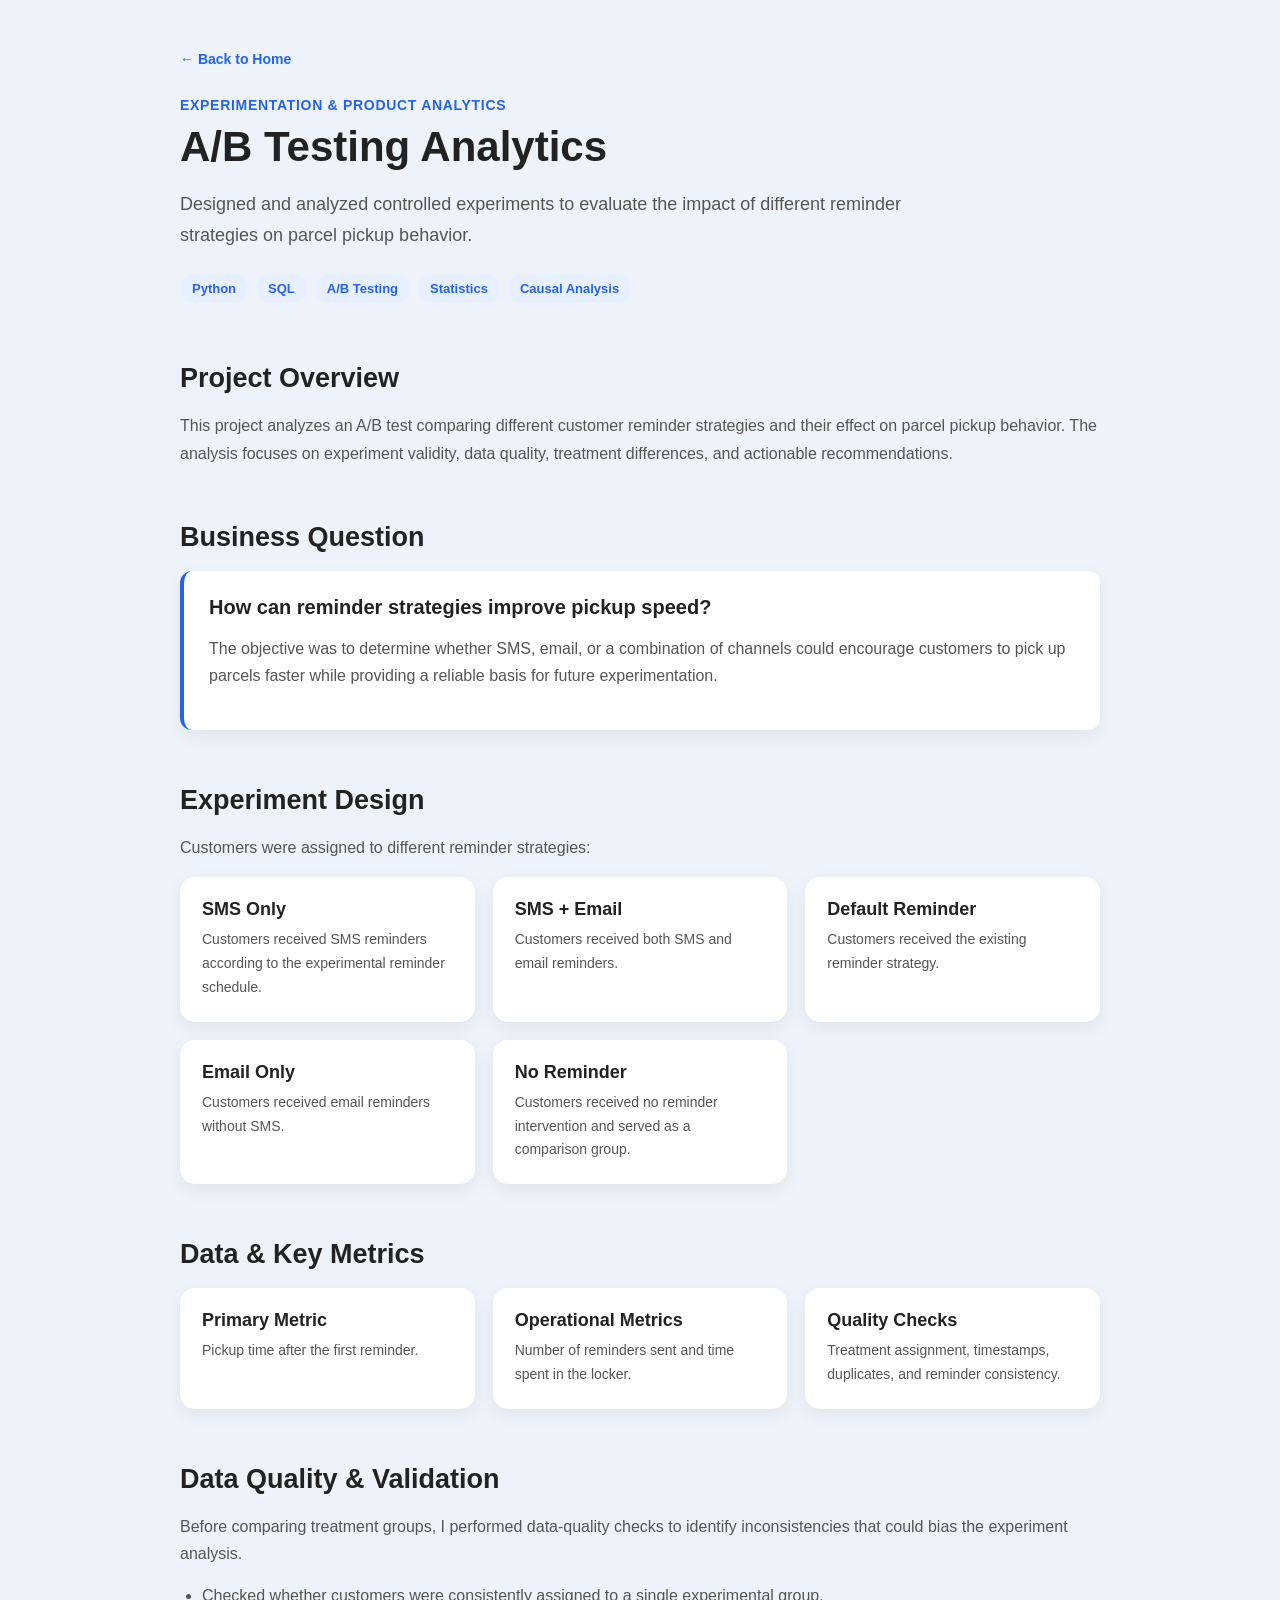
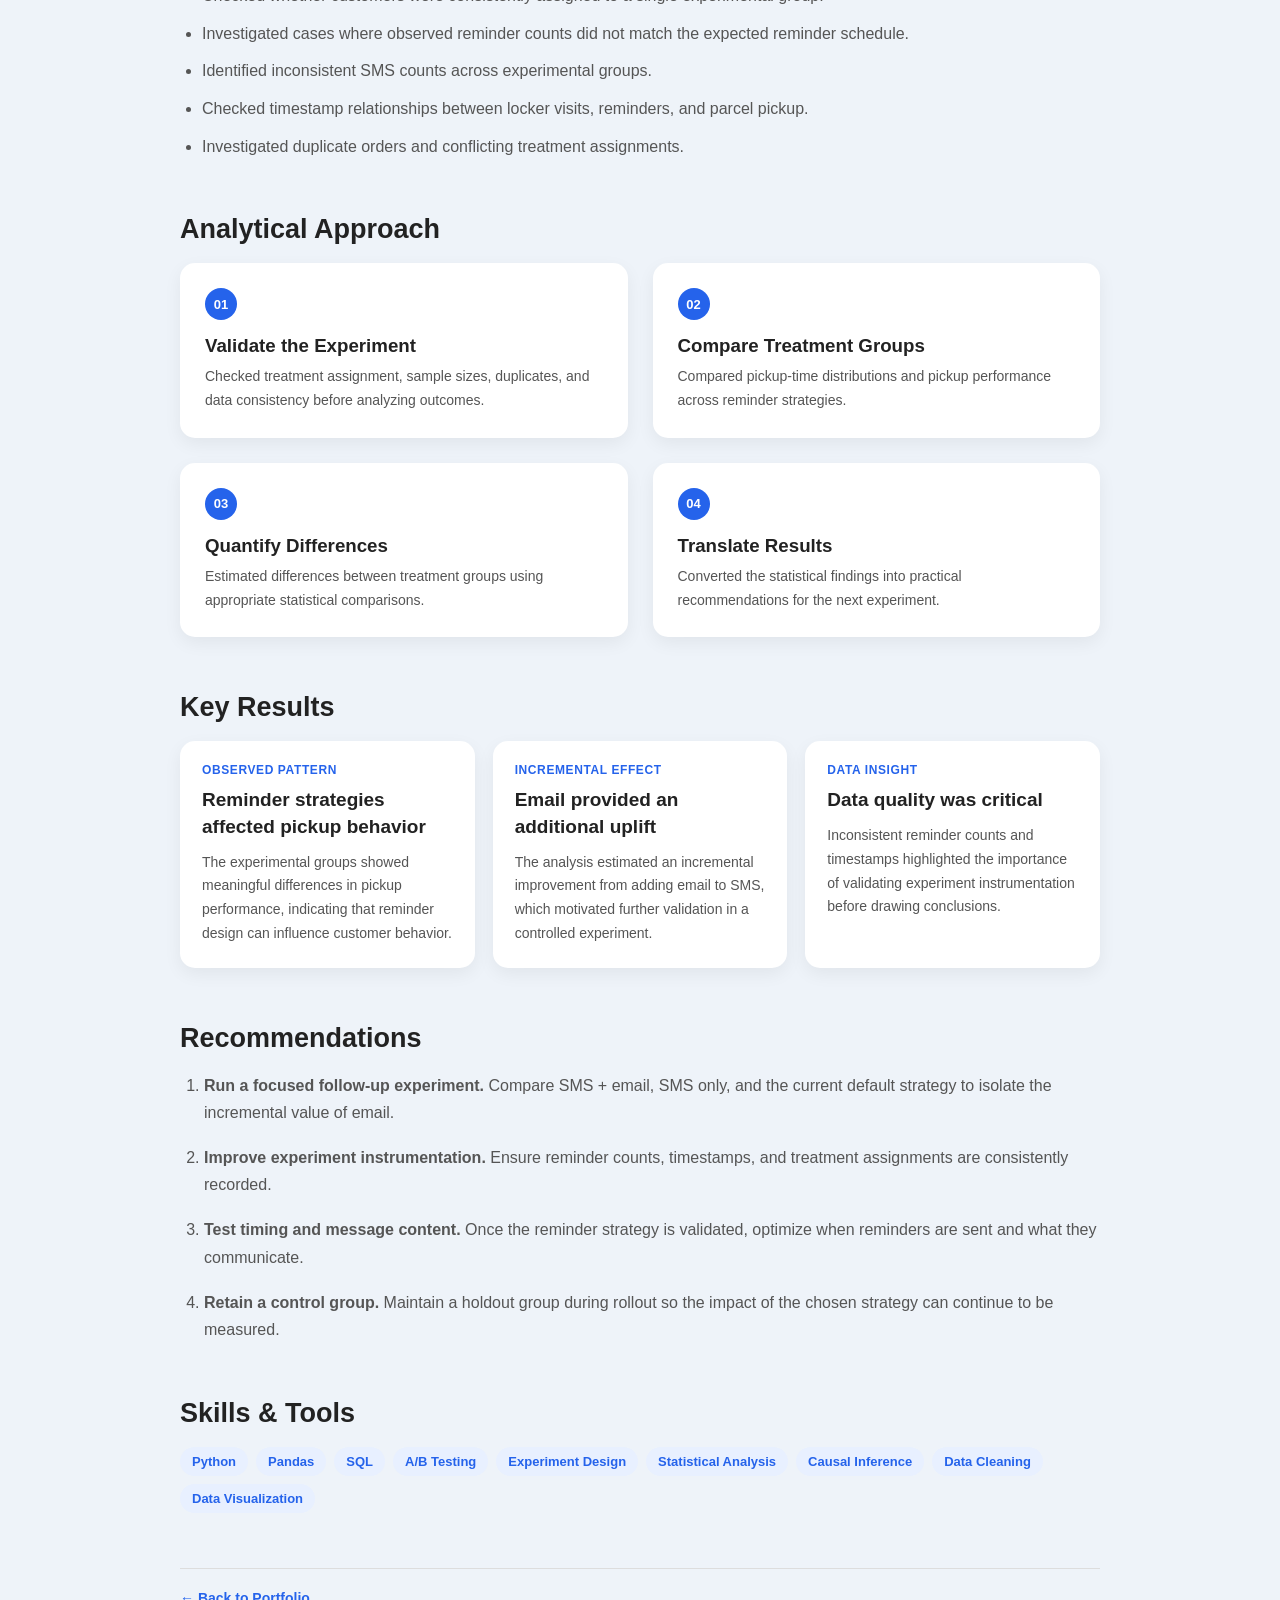
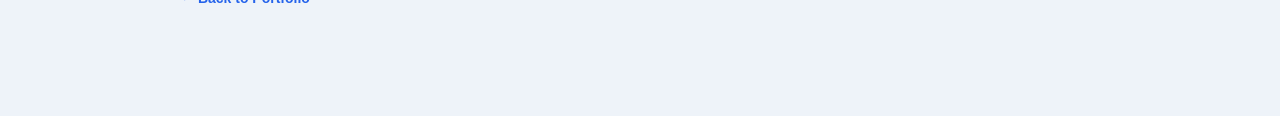
<file: projects/abtesting.html>
<!DOCTYPE html>
<html lang="en">

<head>
    <meta charset="UTF-8">
    <meta name="viewport" content="width=device-width, initial-scale=1.0">

    <title>A/B Testing Analytics | Shaomeng Sun</title>

    <link rel="stylesheet" href="../css/style.css">
</head>

<body>

    <main class="project-page">

        <!-- =========================
             Header
        ========================== -->

        <header class="project-header">

            <a href="../index.html" class="back-link">
                ← Back to Home
            </a>

            <p class="project-category">
                Experimentation & Product Analytics
            </p>

            <h1>A/B Testing Analytics</h1>

            <p class="project-summary">
                Designed and analyzed controlled experiments to evaluate the impact
                of different reminder strategies on parcel pickup behavior.
            </p>

            <div class="project-tags">
                <span>Python</span>
                <span>SQL</span>
                <span>A/B Testing</span>
                <span>Statistics</span>
                <span>Causal Analysis</span>
            </div>

        </header>


        <!-- =========================
             Project Overview
        ========================== -->

        <section class="project-section">

            <h2>Project Overview</h2>

            <p>
                This project analyzes an A/B test comparing different customer
                reminder strategies and their effect on parcel pickup behavior.
                The analysis focuses on experiment validity, data quality,
                treatment differences, and actionable recommendations.
            </p>

        </section>


        <!-- =========================
             Business Question
        ========================== -->

        <section class="project-section">

            <h2>Business Question</h2>

            <div class="highlight-box">

                <h3>How can reminder strategies improve pickup speed?</h3>

                <p>
                    The objective was to determine whether SMS, email, or a
                    combination of channels could encourage customers to pick up
                    parcels faster while providing a reliable basis for future
                    experimentation.
                </p>

            </div>

        </section>


        <!-- =========================
             Experiment Design
        ========================== -->

        <section class="project-section">

            <h2>Experiment Design</h2>

            <p>
                Customers were assigned to different reminder strategies:
            </p>

            <div class="experiment-grid">

                <article class="experiment-card">
                    <h3>SMS Only</h3>
                    <p>
                        Customers received SMS reminders according to the
                        experimental reminder schedule.
                    </p>
                </article>

                <article class="experiment-card">
                    <h3>SMS + Email</h3>
                    <p>
                        Customers received both SMS and email reminders.
                    </p>
                </article>

                <article class="experiment-card">
                    <h3>Default Reminder</h3>
                    <p>
                        Customers received the existing reminder strategy.
                    </p>
                </article>

                <article class="experiment-card">
                    <h3>Email Only</h3>
                    <p>
                        Customers received email reminders without SMS.
                    </p>
                </article>

                <article class="experiment-card">
                    <h3>No Reminder</h3>
                    <p>
                        Customers received no reminder intervention and served
                        as a comparison group.
                    </p>
                </article>

            </div>

        </section>


        <!-- =========================
             Data & Metrics
        ========================== -->

        <section class="project-section">

            <h2>Data & Key Metrics</h2>

            <div class="metrics-grid">

                <article class="metric-card">
                    <h3>Primary Metric</h3>
                    <p>
                        Pickup time after the first reminder.
                    </p>
                </article>

                <article class="metric-card">
                    <h3>Operational Metrics</h3>
                    <p>
                        Number of reminders sent and time spent in the locker.
                    </p>
                </article>

                <article class="metric-card">
                    <h3>Quality Checks</h3>
                    <p>
                        Treatment assignment, timestamps, duplicates,
                        and reminder consistency.
                    </p>
                </article>

            </div>

        </section>


        <!-- =========================
             Data Quality
        ========================== -->

        <section class="project-section">

            <h2>Data Quality & Validation</h2>

            <p>
                Before comparing treatment groups, I performed data-quality
                checks to identify inconsistencies that could bias the
                experiment analysis.
            </p>

            <ul class="analysis-list">

                <li>
                    Checked whether customers were consistently assigned to
                    a single experimental group.
                </li>

                <li>
                    Investigated cases where observed reminder counts did not
                    match the expected reminder schedule.
                </li>

                <li>
                    Identified inconsistent SMS counts across experimental
                    groups.
                </li>

                <li>
                    Checked timestamp relationships between locker visits,
                    reminders, and parcel pickup.
                </li>

                <li>
                    Investigated duplicate orders and conflicting treatment
                    assignments.
                </li>

            </ul>

        </section>


        <!-- =========================
             Methodology
        ========================== -->

        <section class="project-section">

            <h2>Analytical Approach</h2>

            <div class="methodology">

                <div>
                    <span class="step-number">01</span>

                    <h3>Validate the Experiment</h3>

                    <p>
                        Checked treatment assignment, sample sizes, duplicates,
                        and data consistency before analyzing outcomes.
                    </p>
                </div>

                <div>
                    <span class="step-number">02</span>

                    <h3>Compare Treatment Groups</h3>

                    <p>
                        Compared pickup-time distributions and pickup
                        performance across reminder strategies.
                    </p>
                </div>

                <div>
                    <span class="step-number">03</span>

                    <h3>Quantify Differences</h3>

                    <p>
                        Estimated differences between treatment groups using
                        appropriate statistical comparisons.
                    </p>
                </div>

                <div>
                    <span class="step-number">04</span>

                    <h3>Translate Results</h3>

                    <p>
                        Converted the statistical findings into practical
                        recommendations for the next experiment.
                    </p>
                </div>

            </div>

        </section>


        <!-- =========================
             Results
        ========================== -->

        <section class="project-section">

            <h2>Key Results</h2>

            <div class="results-grid">

                <article class="result-card">
                    <span class="result-label">
                        Observed Pattern
                    </span>

                    <h3>
                        Reminder strategies affected pickup behavior
                    </h3>

                    <p>
                        The experimental groups showed meaningful differences
                        in pickup performance, indicating that reminder design
                        can influence customer behavior.
                    </p>
                </article>


                <article class="result-card">
                    <span class="result-label">
                        Incremental Effect
                    </span>

                    <h3>
                        Email provided an additional uplift
                    </h3>

                    <p>
                        The analysis estimated an incremental improvement from
                        adding email to SMS, which motivated further validation
                        in a controlled experiment.
                    </p>
                </article>


                <article class="result-card">
                    <span class="result-label">
                        Data Insight
                    </span>

                    <h3>
                        Data quality was critical
                    </h3>

                    <p>
                        Inconsistent reminder counts and timestamps highlighted
                        the importance of validating experiment instrumentation
                        before drawing conclusions.
                    </p>
                </article>

            </div>

        </section>


        <!-- =========================
             Recommendations
        ========================== -->

        <section class="project-section">

            <h2>Recommendations</h2>

            <ol class="recommendation-list">

                <li>
                    <strong>Run a focused follow-up experiment.</strong>
                    Compare SMS + email, SMS only, and the current default
                    strategy to isolate the incremental value of email.
                </li>

                <li>
                    <strong>Improve experiment instrumentation.</strong>
                    Ensure reminder counts, timestamps, and treatment assignments
                    are consistently recorded.
                </li>

                <li>
                    <strong>Test timing and message content.</strong>
                    Once the reminder strategy is validated, optimize when
                    reminders are sent and what they communicate.
                </li>

                <li>
                    <strong>Retain a control group.</strong>
                    Maintain a holdout group during rollout so the impact of
                    the chosen strategy can continue to be measured.
                </li>

            </ol>

        </section>


        <!-- =========================
             Skills & Tools
        ========================== -->

        <section class="project-section">

            <h2>Skills & Tools</h2>

            <div class="project-tags">

                <span>Python</span>
                <span>Pandas</span>
                <span>SQL</span>
                <span>A/B Testing</span>
                <span>Experiment Design</span>
                <span>Statistical Analysis</span>
                <span>Causal Inference</span>
                <span>Data Cleaning</span>
                <span>Data Visualization</span>

            </div>

        </section>


        <!-- =========================
             Footer Navigation
        ========================== -->

        <footer class="project-footer">

            <a href="../index.html" class="back-link">
                ← Back to Portfolio
            </a>

        </footer>

    </main>

</body>

</html>
</file>
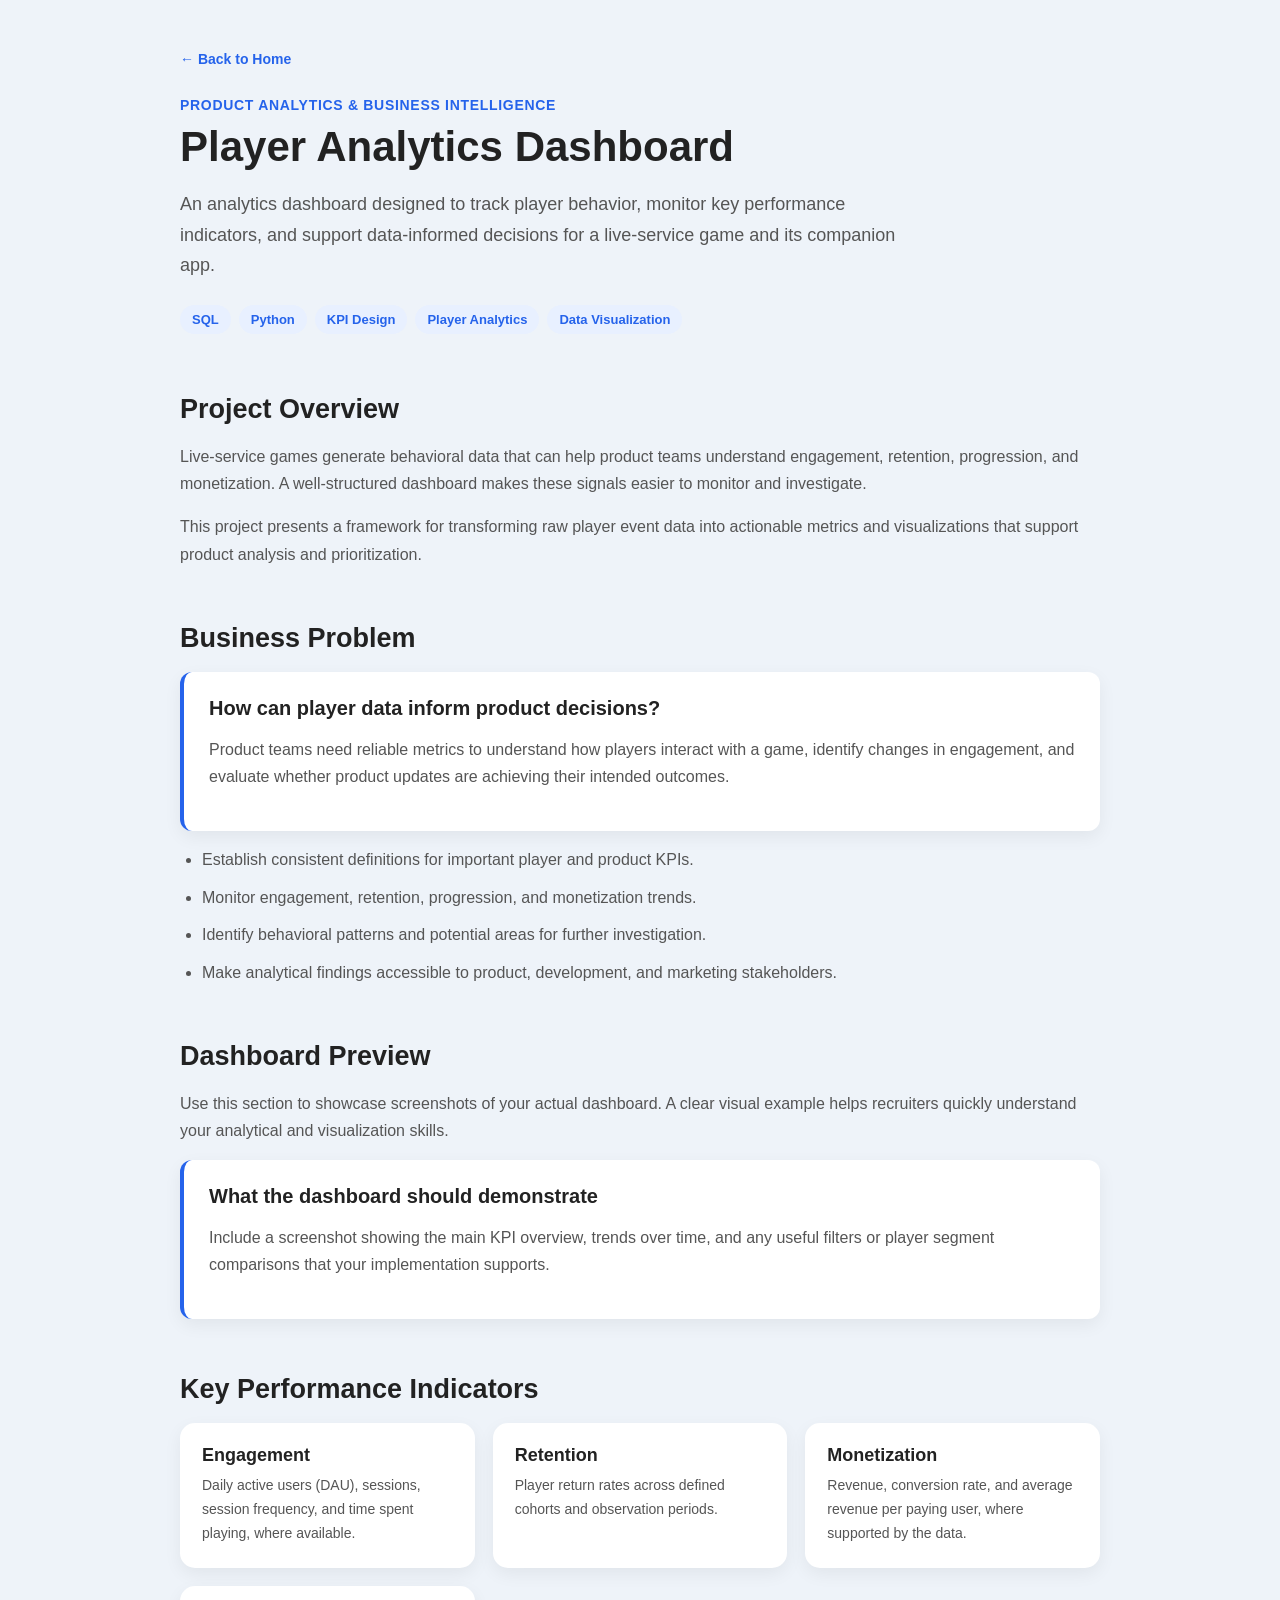
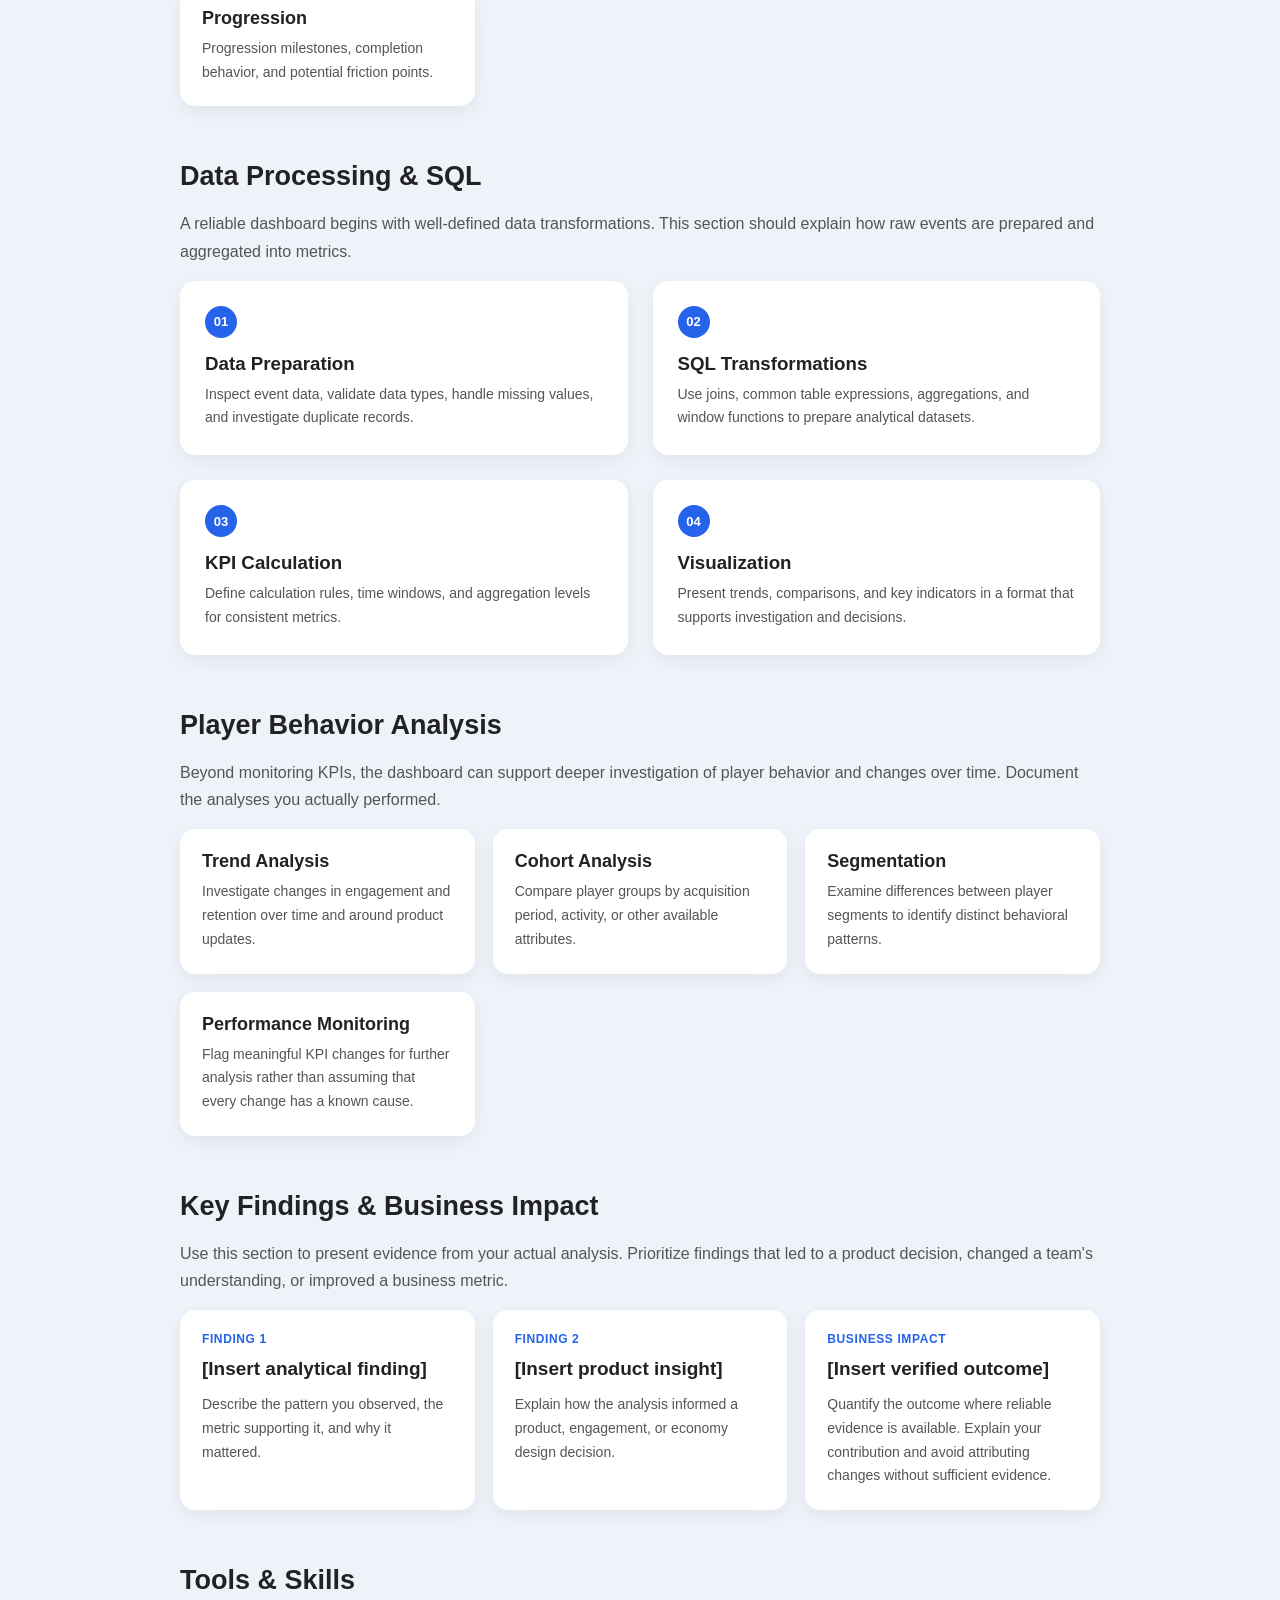
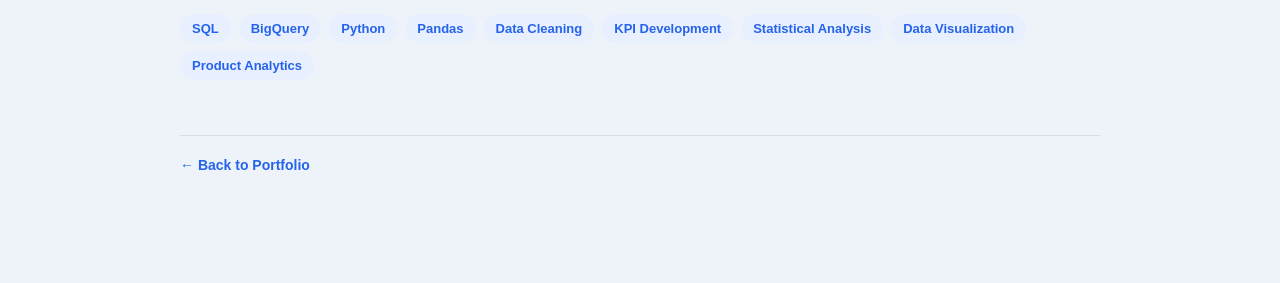
<file: projects/dashboard.html>
<!DOCTYPE html>
<html lang="en">

<head>
    <meta charset="UTF-8">
    <meta name="viewport" content="width=device-width, initial-scale=1.0">

    <title>Player Analytics Dashboard | Shaomeng Sun</title>

    <meta
        name="description"
        content="A player analytics case study covering KPI design, behavioral analysis, SQL, Python, and data-driven product decisions."
    >

    <link rel="stylesheet" href="../css/style.css">
</head>

<body>

    <main class="project-page">

        <!-- =========================
             Project Header
        ========================== -->

        <header class="project-header">

            <a href="../index.html" class="back-link">
                ← Back to Home
            </a>

            <p class="project-category">
                Product Analytics & Business Intelligence
            </p>

            <h1>Player Analytics Dashboard</h1>

            <p class="project-summary">
                An analytics dashboard designed to track player behavior,
                monitor key performance indicators, and support data-informed
                decisions for a live-service game and its companion app.
            </p>

            <div class="project-tags">
                <span>SQL</span>
                <span>Python</span>
                <span>KPI Design</span>
                <span>Player Analytics</span>
                <span>Data Visualization</span>
            </div>

        </header>


        <!-- =========================
             Overview
        ========================== -->

        <section class="project-section">

            <h2>Project Overview</h2>

            <p>
                Live-service games generate behavioral data that can help
                product teams understand engagement, retention, progression,
                and monetization. A well-structured dashboard makes these
                signals easier to monitor and investigate.
            </p>

            <p>
                This project presents a framework for transforming raw player
                event data into actionable metrics and visualizations that
                support product analysis and prioritization.
            </p>

        </section>


        <!-- =========================
             Business Problem
        ========================== -->

        <section class="project-section">

            <h2>Business Problem</h2>

            <div class="highlight-box">

                <h3>How can player data inform product decisions?</h3>

                <p>
                    Product teams need reliable metrics to understand how
                    players interact with a game, identify changes in
                    engagement, and evaluate whether product updates are
                    achieving their intended outcomes.
                </p>

            </div>

            <ul class="analysis-list">

                <li>
                    Establish consistent definitions for important player
                    and product KPIs.
                </li>

                <li>
                    Monitor engagement, retention, progression, and
                    monetization trends.
                </li>

                <li>
                    Identify behavioral patterns and potential areas
                    for further investigation.
                </li>

                <li>
                    Make analytical findings accessible to product,
                    development, and marketing stakeholders.
                </li>

            </ul>

        </section>


        <!-- =========================
             Dashboard Preview
        ========================== -->

        <section class="project-section">

            <h2>Dashboard Preview</h2>

            <p>
                Use this section to showcase screenshots of your actual
                dashboard. A clear visual example helps recruiters quickly
                understand your analytical and visualization skills.
            </p>

            <!--
            To add a screenshot, place the image in ../images/
            and uncomment the following block.

            <figure class="dashboard-figure">
                <img
                    src="../images/player-dashboard.png"
                    alt="Player analytics dashboard showing engagement,
                    retention, and monetization KPIs"
                >
                <figcaption>
                    Player analytics dashboard — replace with a description
                    of the actual metrics and visualizations shown.
                </figcaption>
            </figure>
            -->

            <div class="highlight-box">
                <h3>What the dashboard should demonstrate</h3>
                <p>
                    Include a screenshot showing the main KPI overview,
                    trends over time, and any useful filters or player
                    segment comparisons that your implementation supports.
                </p>
            </div>

        </section>


        <!-- =========================
             KPIs
        ========================== -->

        <section class="project-section">

            <h2>Key Performance Indicators</h2>

            <div class="metrics-grid">

                <article class="metric-card">
                    <h3>Engagement</h3>
                    <p>
                        Daily active users (DAU), sessions, session frequency,
                        and time spent playing, where available.
                    </p>
                </article>

                <article class="metric-card">
                    <h3>Retention</h3>
                    <p>
                        Player return rates across defined cohorts and
                        observation periods.
                    </p>
                </article>

                <article class="metric-card">
                    <h3>Monetization</h3>
                    <p>
                        Revenue, conversion rate, and average revenue per
                        paying user, where supported by the data.
                    </p>
                </article>

                <article class="metric-card">
                    <h3>Progression</h3>
                    <p>
                        Progression milestones, completion behavior,
                        and potential friction points.
                    </p>
                </article>

            </div>

        </section>


        <!-- =========================
             Data Pipeline
        ========================== -->

        <section class="project-section">

            <h2>Data Processing & SQL</h2>

            <p>
                A reliable dashboard begins with well-defined data
                transformations. This section should explain how raw events
                are prepared and aggregated into metrics.
            </p>

            <div class="methodology">

                <div>
                    <span class="step-number">01</span>
                    <h3>Data Preparation</h3>
                    <p>
                        Inspect event data, validate data types, handle
                        missing values, and investigate duplicate records.
                    </p>
                </div>

                <div>
                    <span class="step-number">02</span>
                    <h3>SQL Transformations</h3>
                    <p>
                        Use joins, common table expressions, aggregations,
                        and window functions to prepare analytical datasets.
                    </p>
                </div>

                <div>
                    <span class="step-number">03</span>
                    <h3>KPI Calculation</h3>
                    <p>
                        Define calculation rules, time windows, and
                        aggregation levels for consistent metrics.
                    </p>
                </div>

                <div>
                    <span class="step-number">04</span>
                    <h3>Visualization</h3>
                    <p>
                        Present trends, comparisons, and key indicators
                        in a format that supports investigation and decisions.
                    </p>
                </div>

            </div>

        </section>


        <!-- =========================
             Analysis
        ========================== -->

        <section class="project-section">

            <h2>Player Behavior Analysis</h2>

            <p>
                Beyond monitoring KPIs, the dashboard can support deeper
                investigation of player behavior and changes over time.
                Document the analyses you actually performed.
            </p>

            <div class="experiment-grid">

                <article class="experiment-card">
                    <h3>Trend Analysis</h3>
                    <p>
                        Investigate changes in engagement and retention
                        over time and around product updates.
                    </p>
                </article>

                <article class="experiment-card">
                    <h3>Cohort Analysis</h3>
                    <p>
                        Compare player groups by acquisition period,
                        activity, or other available attributes.
                    </p>
                </article>

                <article class="experiment-card">
                    <h3>Segmentation</h3>
                    <p>
                        Examine differences between player segments
                        to identify distinct behavioral patterns.
                    </p>
                </article>

                <article class="experiment-card">
                    <h3>Performance Monitoring</h3>
                    <p>
                        Flag meaningful KPI changes for further analysis
                        rather than assuming that every change has a
                        known cause.
                    </p>
                </article>

            </div>

        </section>


        <!-- =========================
             Results
        ========================== -->

        <section class="project-section">

            <h2>Key Findings & Business Impact</h2>

            <p>
                Use this section to present evidence from your actual
                analysis. Prioritize findings that led to a product decision,
                changed a team's understanding, or improved a business metric.
            </p>

            <div class="results-grid">

                <article class="result-card">
                    <span class="result-label">Finding 1</span>
                    <h3>[Insert analytical finding]</h3>
                    <p>
                        Describe the pattern you observed, the metric
                        supporting it, and why it mattered.
                    </p>
                </article>

                <article class="result-card">
                    <span class="result-label">Finding 2</span>
                    <h3>[Insert product insight]</h3>
                    <p>
                        Explain how the analysis informed a product,
                        engagement, or economy design decision.
                    </p>
                </article>

                <article class="result-card">
                    <span class="result-label">Business Impact</span>
                    <h3>[Insert verified outcome]</h3>
                    <p>
                        Quantify the outcome where reliable evidence
                        is available. Explain your contribution and
                        avoid attributing changes without sufficient evidence.
                    </p>
                </article>

            </div>

        </section>


        <!-- =========================
             Technical Skills
        ========================== -->

        <section class="project-section">

            <h2>Tools & Skills</h2>

            <div class="project-tags">
                <span>SQL</span>
                <span>BigQuery</span>
                <span>Python</span>
                <span>Pandas</span>
                <span>Data Cleaning</span>
                <span>KPI Development</span>
                <span>Statistical Analysis</span>
                <span>Data Visualization</span>
                <span>Product Analytics</span>
            </div>

        </section>


        <!-- =========================
             Footer
        ========================== -->

        <footer class="project-footer">

            <a href="../index.html" class="back-link">
                ← Back to Portfolio
            </a>

        </footer>

    </main>

</body>
</html>
</file>
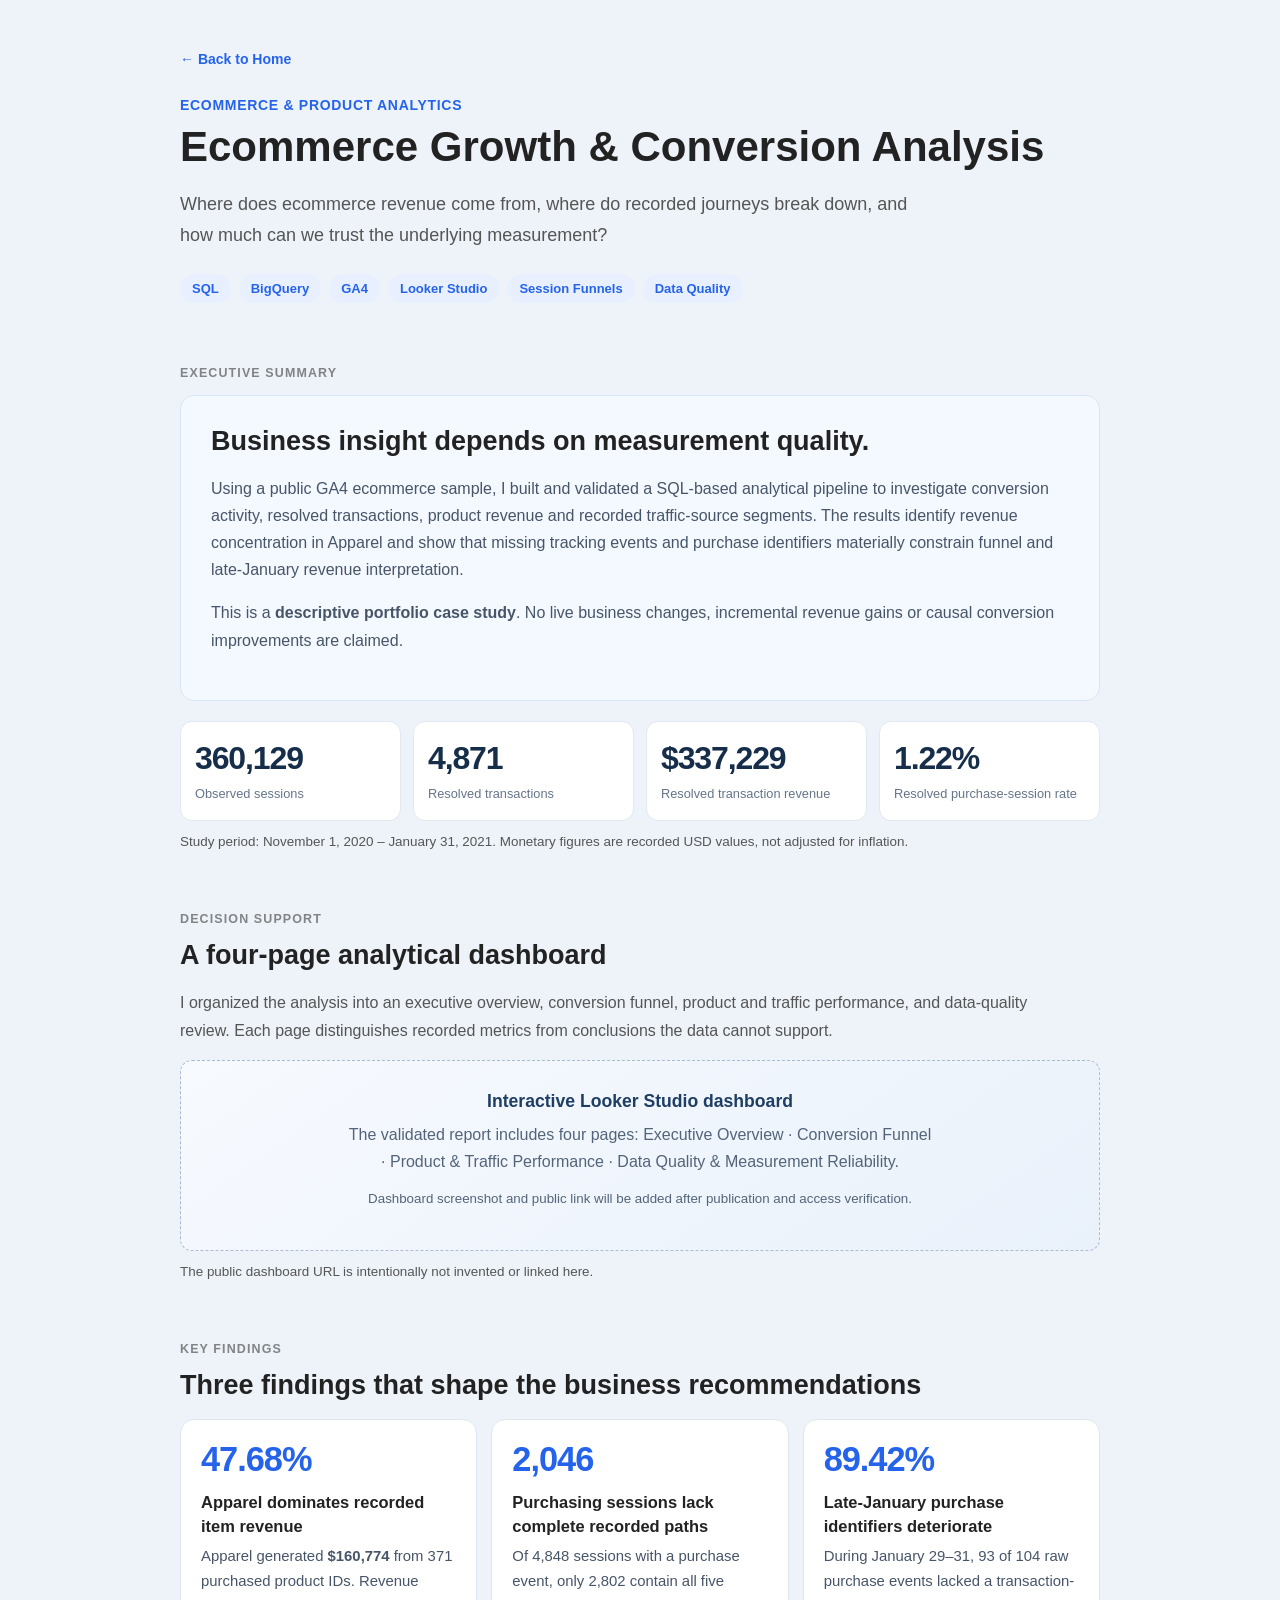
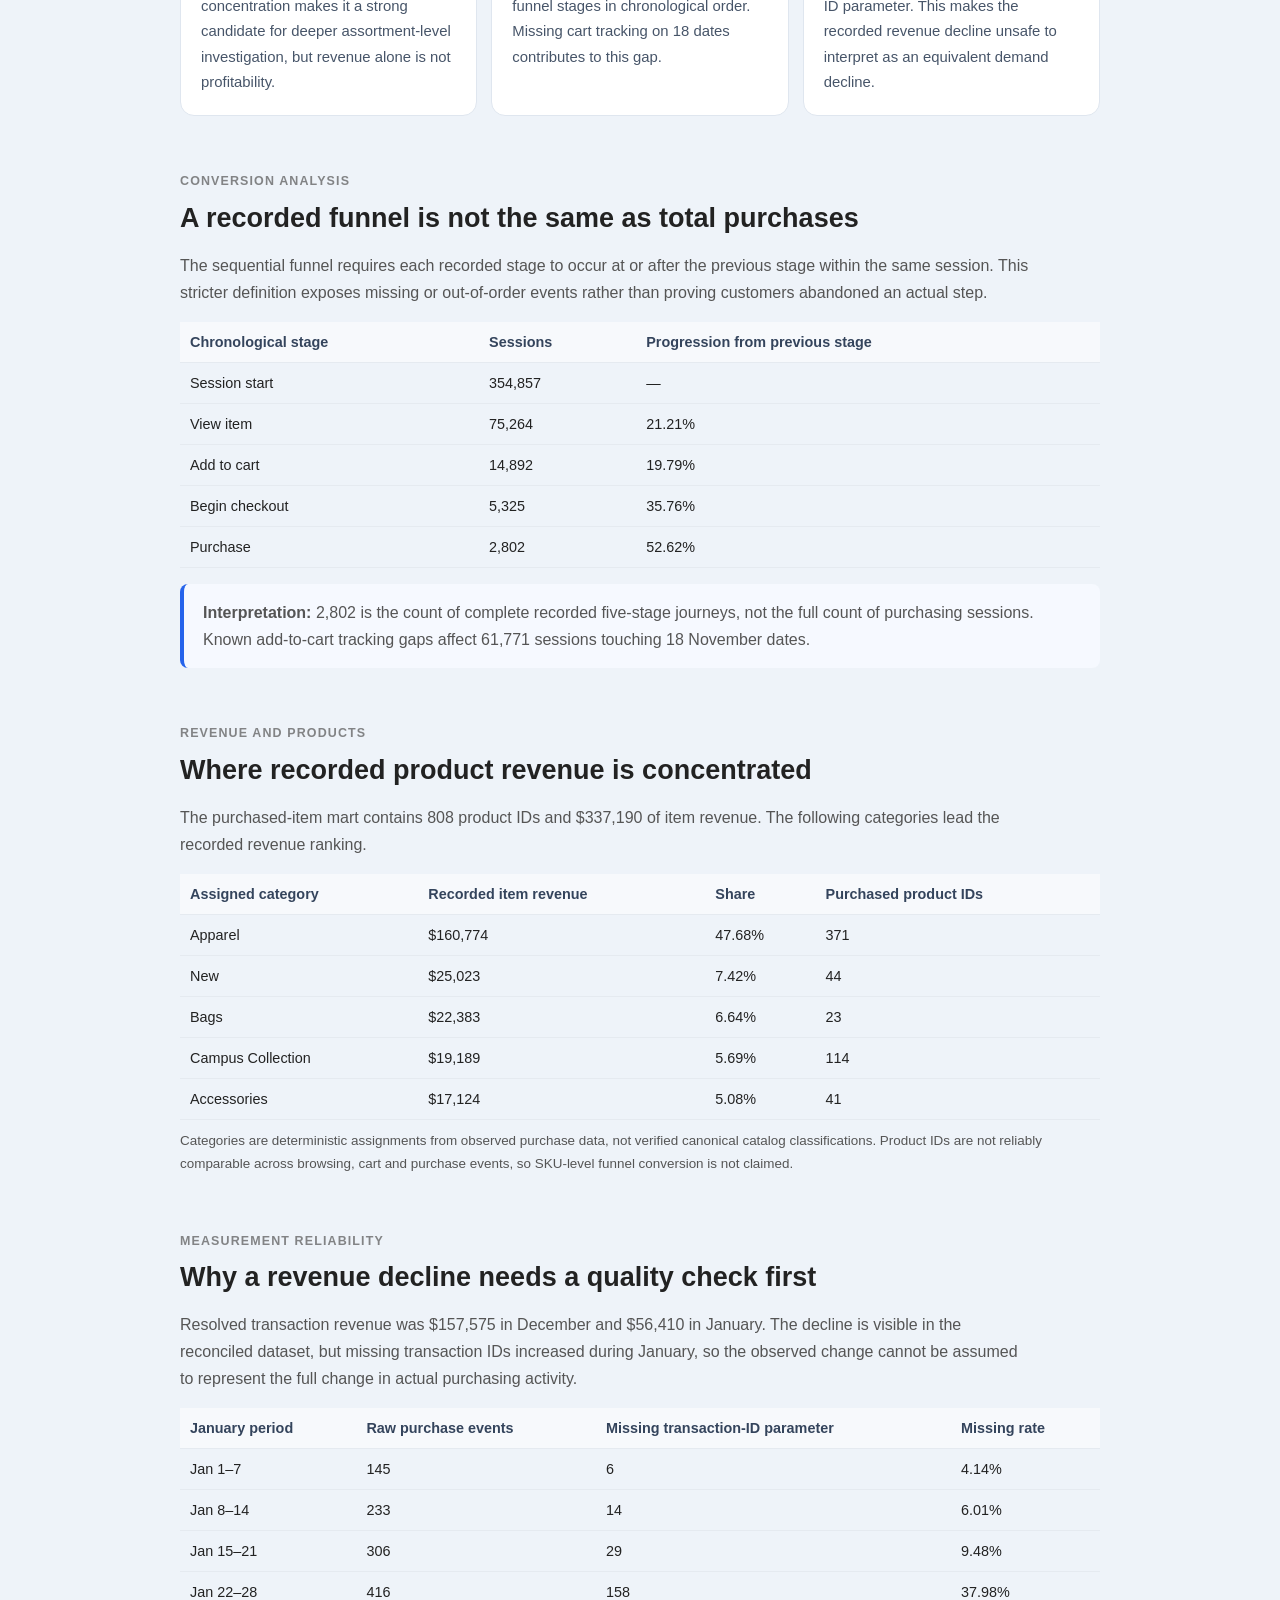
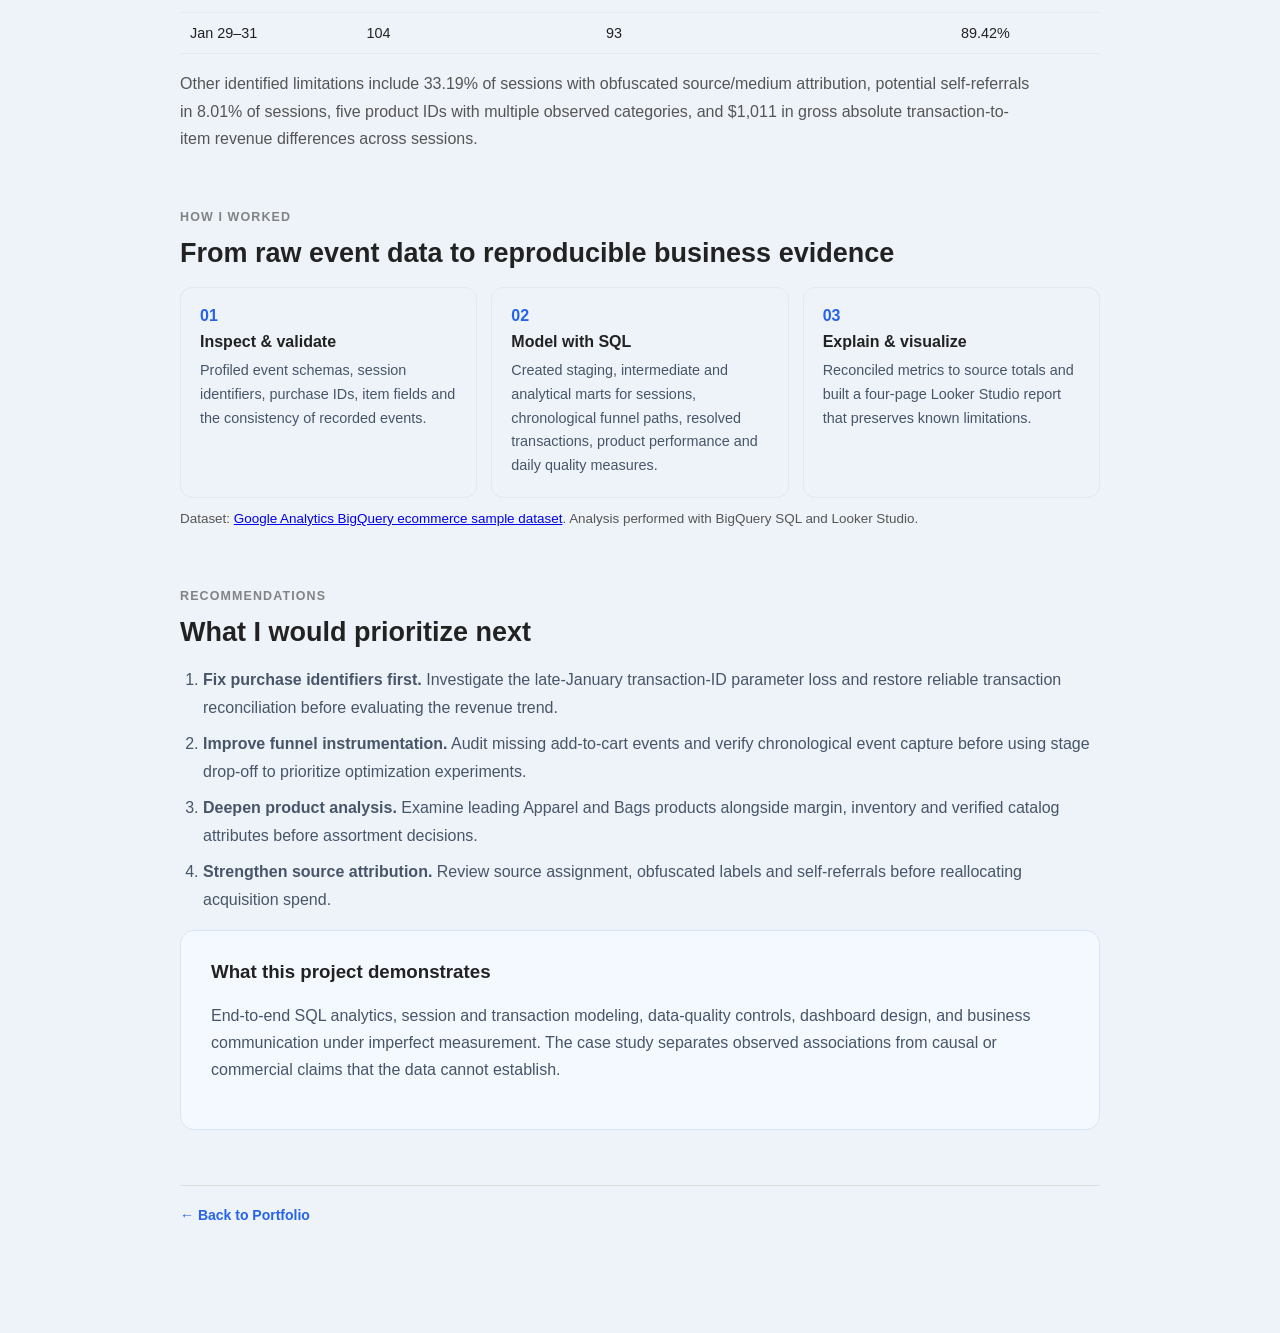
<file: projects/ecommerce-growth.html>
<!DOCTYPE html>
<html lang="en">
<head>
  <meta charset="UTF-8">
  <meta name="viewport" content="width=device-width, initial-scale=1.0">
  <meta name="description" content="SQL and BigQuery ecommerce analytics case study: 360,129 sessions, conversion tracking, product revenue, source attribution and data-quality checks.">
  <title>Ecommerce Growth &amp; Conversion Analysis | Shaomeng Sun</title>
  <link rel="stylesheet" href="../css/style.css">
  <style>
    /* Page-specific styles; shared palette and page typography come from style.css. */
    .ec-eyebrow {font-size:.78rem;text-transform:uppercase;letter-spacing:.09em;font-weight:700;opacity:.7;margin:0 0 10px;}
    .ec-lede {max-width:830px;font-size:1.08rem;line-height:1.75;color:#475569;}
    .ec-panel {padding:clamp(20px,3vw,30px);border-radius:14px;border:1px solid #dfe6ef;background:#fff;}
    .ec-takeaway {background:#f4f8ff;border-color:#d8e5f7;}
    .ec-panel h2,.ec-panel h3 {margin-top:0;}
    .ec-kpis {display:grid;grid-template-columns:repeat(4,minmax(0,1fr));gap:12px;margin:20px 0 0;}
    .ec-kpi {border:1px solid #e1e8f0;border-radius:12px;padding:17px 14px;background:white;min-width:0;}
    .ec-kpi strong {display:block;font-size:clamp(1.45rem,2.5vw,2rem);letter-spacing:-.035em;line-height:1.2;color:#172e4b;}
    .ec-kpi span {display:block;color:#66758a;font-size:.8rem;line-height:1.5;margin-top:7px;}
    .ec-grid {display:grid;grid-template-columns:repeat(3,minmax(0,1fr));gap:14px;}
    .ec-finding {border:1px solid #dfe6ef;border-radius:14px;padding:20px;background:#fff;min-width:0;}
    .ec-finding .ec-num {font-weight:750;font-size:clamp(1.65rem,2.8vw,2.15rem);color:#2563eb;letter-spacing:-.03em;}
    .ec-finding h3 {font-size:1.03rem;margin:12px 0 6px;line-height:1.4;}
    .ec-finding p,.ec-panel p {line-height:1.7;color:#475569;}
    .ec-finding p {font-size:.93rem;margin:0;}
    .ec-section-intro {color:#475569;line-height:1.75;max-width:850px;}
    .ec-dashboard-placeholder {padding:30px;background:linear-gradient(145deg,#f7faff,#e9f1fa);border:1px dashed #a9bbd3;border-radius:12px;text-align:center;}
    .ec-dashboard-placeholder p {max-width:590px;margin:9px auto;color:#53647a;}
    .ec-dashboard-placeholder strong {color:#1f3e63;display:block;font-size:1.1rem;}
    .ec-dashboard-shot {display:block;width:100%;height:auto;max-height:520px;object-fit:contain;border:1px solid #dfe6ef;border-radius:12px;}
    .ec-caption {color:#69788c;font-size:.84rem;line-height:1.6;margin:10px 0 0;}
    .ec-data {width:100%;border-collapse:collapse;font-size:.9rem;}
    .ec-data th,.ec-data td {text-align:left;border-bottom:1px solid #e5eaf0;padding:12px 10px;vertical-align:top;}
    .ec-data th {background:#f7f9fc;color:#34445c;}
    .ec-data td:nth-child(n+2),.ec-data th:nth-child(n+2) {font-variant-numeric:tabular-nums;}
    .ec-table-wrap {overflow-x:auto;}
    .ec-steps {counter-reset:step;display:grid;grid-template-columns:repeat(3,minmax(0,1fr));gap:14px;}
    .ec-step {padding:19px;border:1px solid #e1e8f0;border-radius:12px;min-width:0;}
    .ec-step::before {counter-increment:step;content:counter(step,decimal-leading-zero);display:block;color:#2563eb;font-weight:750;margin-bottom:8px;}
    .ec-step h3 {font-size:1rem;margin:0 0 8px;}
    .ec-step p {font-size:.9rem;margin:0;color:#475569;line-height:1.65;}
    .ec-list {padding-left:23px;line-height:1.75;color:#475569;}
    .ec-list li+li {margin-top:8px;}
    .ec-callout {border-left:4px solid #2563eb;background:#f6f9ff;padding:15px 19px;border-radius:8px;color:#40526b;line-height:1.65;}
    .ec-links {display:flex;flex-wrap:wrap;gap:12px;margin-top:17px;}
    .ec-link {display:inline-flex;align-items:center;padding:10px 15px;border:1px solid #c7d7ee;border-radius:9px;text-decoration:none;color:#1d4ed8;font-weight:650;}
    .ec-link:hover {background:#eff6ff;}
    .ec-section-title {margin-bottom:12px;}
    @media(max-width:800px){.ec-kpis{grid-template-columns:repeat(2,minmax(0,1fr));}.ec-grid,.ec-steps{grid-template-columns:1fr;}}
    @media(max-width:480px){.ec-kpis{grid-template-columns:1fr;}.ec-data{font-size:.82rem;}.ec-data th,.ec-data td{padding:9px 7px;}}
  </style>
</head>
<body>
<main class="project-page">
  <header class="project-header">
    <a href="../index.html" class="back-link">&larr; Back to Home</a>
    <p class="project-category">Ecommerce &amp; Product Analytics</p>
    <h1>Ecommerce Growth &amp; Conversion Analysis</h1>
    <p class="project-summary">Where does ecommerce revenue come from, where do recorded journeys break down, and how much can we trust the underlying measurement?</p>
    <div class="project-tags">
      <span>SQL</span><span>BigQuery</span><span>GA4</span><span>Looker Studio</span><span>Session Funnels</span><span>Data Quality</span>
    </div>
  </header>

  <section class="project-section" aria-labelledby="ec-summary">
    <p class="ec-eyebrow">Executive summary</p>
    <div class="ec-panel ec-takeaway">
      <h2 id="ec-summary">Business insight depends on measurement quality.</h2>
      <p>Using a public GA4 ecommerce sample, I built and validated a SQL-based analytical pipeline to investigate conversion activity, resolved transactions, product revenue and recorded traffic-source segments. The results identify revenue concentration in Apparel and show that missing tracking events and purchase identifiers materially constrain funnel and late-January revenue interpretation.</p>
      <p>This is a <strong>descriptive portfolio case study</strong>. No live business changes, incremental revenue gains or causal conversion improvements are claimed.</p>
    </div>
    <div class="ec-kpis" aria-label="Project headline metrics">
      <div class="ec-kpi"><strong>360,129</strong><span>Observed sessions</span></div>
      <div class="ec-kpi"><strong>4,871</strong><span>Resolved transactions</span></div>
      <div class="ec-kpi"><strong>$337,229</strong><span>Resolved transaction revenue</span></div>
      <div class="ec-kpi"><strong>1.22%</strong><span>Resolved purchase-session rate</span></div>
    </div>
    <p class="ec-caption">Study period: November 1, 2020 – January 31, 2021. Monetary figures are recorded USD values, not adjusted for inflation.</p>
  </section>

  <section class="project-section" aria-labelledby="ec-dashboard">
    <p class="ec-eyebrow">Decision support</p>
    <h2 id="ec-dashboard">A four-page analytical dashboard</h2>
    <p class="ec-section-intro">I organized the analysis into an executive overview, conversion funnel, product and traffic performance, and data-quality review. Each page distinguishes recorded metrics from conclusions the data cannot support.</p>
    <!-- Optional publication step: Replace this placeholder with an actual dashboard screenshot.
         Example: <img class="ec-dashboard-shot" src="../images/ecommerce-dashboard-overview.png" alt="Looker Studio ecommerce executive dashboard">.
         Add the real Looker Studio report URL as an external link only after checking public viewer access. -->
    <div class="ec-dashboard-placeholder" role="note" aria-label="Dashboard link pending publication">
      <strong>Interactive Looker Studio dashboard</strong>
      <p>The validated report includes four pages: Executive Overview · Conversion Funnel · Product &amp; Traffic Performance · Data Quality &amp; Measurement Reliability.</p>
      <p><small>Dashboard screenshot and public link will be added after publication and access verification.</small></p>
    </div>
    <p class="ec-caption">The public dashboard URL is intentionally not invented or linked here.</p>
  </section>

  <section class="project-section" aria-labelledby="ec-findings">
    <p class="ec-eyebrow">Key findings</p>
    <h2 id="ec-findings">Three findings that shape the business recommendations</h2>
    <div class="ec-grid">
      <article class="ec-finding">
        <div class="ec-num">47.68%</div>
        <h3>Apparel dominates recorded item revenue</h3>
        <p>Apparel generated <strong>$160,774</strong> from 371 purchased product IDs. Revenue concentration makes it a strong candidate for deeper assortment-level investigation, but revenue alone is not profitability.</p>
      </article>
      <article class="ec-finding">
        <div class="ec-num">2,046</div>
        <h3>Purchasing sessions lack complete recorded paths</h3>
        <p>Of 4,848 sessions with a purchase event, only 2,802 contain all five funnel stages in chronological order. Missing cart tracking on 18 dates contributes to this gap.</p>
      </article>
      <article class="ec-finding">
        <div class="ec-num">89.42%</div>
        <h3>Late-January purchase identifiers deteriorate</h3>
        <p>During January 29–31, 93 of 104 raw purchase events lacked a transaction-ID parameter. This makes the recorded revenue decline unsafe to interpret as an equivalent demand decline.</p>
      </article>
    </div>
  </section>

  <section class="project-section" aria-labelledby="ec-funnel">
    <p class="ec-eyebrow">Conversion analysis</p>
    <h2 id="ec-funnel">A recorded funnel is not the same as total purchases</h2>
    <p class="ec-section-intro">The sequential funnel requires each recorded stage to occur at or after the previous stage within the same session. This stricter definition exposes missing or out-of-order events rather than proving customers abandoned an actual step.</p>
    <div class="ec-table-wrap"><table class="ec-data">
      <thead><tr><th scope="col">Chronological stage</th><th scope="col">Sessions</th><th scope="col">Progression from previous stage</th></tr></thead>
      <tbody>
        <tr><td>Session start</td><td>354,857</td><td>—</td></tr>
        <tr><td>View item</td><td>75,264</td><td>21.21%</td></tr>
        <tr><td>Add to cart</td><td>14,892</td><td>19.79%</td></tr>
        <tr><td>Begin checkout</td><td>5,325</td><td>35.76%</td></tr>
        <tr><td>Purchase</td><td>2,802</td><td>52.62%</td></tr>
      </tbody>
    </table></div>
    <p class="ec-callout"><strong>Interpretation:</strong> 2,802 is the count of complete recorded five-stage journeys, not the full count of purchasing sessions. Known add-to-cart tracking gaps affect 61,771 sessions touching 18 November dates.</p>
  </section>

  <section class="project-section" aria-labelledby="ec-products">
    <p class="ec-eyebrow">Revenue and products</p>
    <h2 id="ec-products">Where recorded product revenue is concentrated</h2>
    <p class="ec-section-intro">The purchased-item mart contains 808 product IDs and $337,190 of item revenue. The following categories lead the recorded revenue ranking.</p>
    <div class="ec-table-wrap"><table class="ec-data">
      <thead><tr><th scope="col">Assigned category</th><th scope="col">Recorded item revenue</th><th scope="col">Share</th><th scope="col">Purchased product IDs</th></tr></thead>
      <tbody>
        <tr><td>Apparel</td><td>$160,774</td><td>47.68%</td><td>371</td></tr>
        <tr><td>New</td><td>$25,023</td><td>7.42%</td><td>44</td></tr>
        <tr><td>Bags</td><td>$22,383</td><td>6.64%</td><td>23</td></tr>
        <tr><td>Campus Collection</td><td>$19,189</td><td>5.69%</td><td>114</td></tr>
        <tr><td>Accessories</td><td>$17,124</td><td>5.08%</td><td>41</td></tr>
      </tbody>
    </table></div>
    <p class="ec-caption">Categories are deterministic assignments from observed purchase data, not verified canonical catalog classifications. Product IDs are not reliably comparable across browsing, cart and purchase events, so SKU-level funnel conversion is not claimed.</p>
  </section>

  <section class="project-section" aria-labelledby="ec-quality">
    <p class="ec-eyebrow">Measurement reliability</p>
    <h2 id="ec-quality">Why a revenue decline needs a quality check first</h2>
    <p class="ec-section-intro">Resolved transaction revenue was $157,575 in December and $56,410 in January. The decline is visible in the reconciled dataset, but missing transaction IDs increased during January, so the observed change cannot be assumed to represent the full change in actual purchasing activity.</p>
    <div class="ec-table-wrap"><table class="ec-data">
      <thead><tr><th scope="col">January period</th><th scope="col">Raw purchase events</th><th scope="col">Missing transaction-ID parameter</th><th scope="col">Missing rate</th></tr></thead>
      <tbody>
        <tr><td>Jan 1–7</td><td>145</td><td>6</td><td>4.14%</td></tr>
        <tr><td>Jan 8–14</td><td>233</td><td>14</td><td>6.01%</td></tr>
        <tr><td>Jan 15–21</td><td>306</td><td>29</td><td>9.48%</td></tr>
        <tr><td>Jan 22–28</td><td>416</td><td>158</td><td>37.98%</td></tr>
        <tr><td>Jan 29–31</td><td>104</td><td>93</td><td>89.42%</td></tr>
      </tbody>
    </table></div>
    <p class="ec-section-intro">Other identified limitations include 33.19% of sessions with obfuscated source/medium attribution, potential self-referrals in 8.01% of sessions, five product IDs with multiple observed categories, and $1,011 in gross absolute transaction-to-item revenue differences across sessions.</p>
  </section>

  <section class="project-section" aria-labelledby="ec-method">
    <p class="ec-eyebrow">How I worked</p>
    <h2 id="ec-method">From raw event data to reproducible business evidence</h2>
    <div class="ec-steps">
      <article class="ec-step"><h3>Inspect &amp; validate</h3><p>Profiled event schemas, session identifiers, purchase IDs, item fields and the consistency of recorded events.</p></article>
      <article class="ec-step"><h3>Model with SQL</h3><p>Created staging, intermediate and analytical marts for sessions, chronological funnel paths, resolved transactions, product performance and daily quality measures.</p></article>
      <article class="ec-step"><h3>Explain &amp; visualize</h3><p>Reconciled metrics to source totals and built a four-page Looker Studio report that preserves known limitations.</p></article>
    </div>
    <p class="ec-caption">Dataset: <a href="https://developers.google.com/analytics/bigquery/web-ecommerce-demo-dataset" target="_blank" rel="noopener noreferrer">Google Analytics BigQuery ecommerce sample dataset</a>. Analysis performed with BigQuery SQL and Looker Studio.</p>
  </section>

  <section class="project-section" aria-labelledby="ec-actions">
    <p class="ec-eyebrow">Recommendations</p>
    <h2 id="ec-actions">What I would prioritize next</h2>
    <ol class="ec-list">
      <li><strong>Fix purchase identifiers first.</strong> Investigate the late-January transaction-ID parameter loss and restore reliable transaction reconciliation before evaluating the revenue trend.</li>
      <li><strong>Improve funnel instrumentation.</strong> Audit missing add-to-cart events and verify chronological event capture before using stage drop-off to prioritize optimization experiments.</li>
      <li><strong>Deepen product analysis.</strong> Examine leading Apparel and Bags products alongside margin, inventory and verified catalog attributes before assortment decisions.</li>
      <li><strong>Strengthen source attribution.</strong> Review source assignment, obfuscated labels and self-referrals before reallocating acquisition spend.</li>
    </ol>
    <div class="ec-panel ec-takeaway">
      <h3>What this project demonstrates</h3>
      <p>End-to-end SQL analytics, session and transaction modeling, data-quality controls, dashboard design, and business communication under imperfect measurement. The case study separates observed associations from causal or commercial claims that the data cannot establish.</p>
    </div>
  </section>

  <footer class="project-footer">
    <a href="../index.html" class="back-link">&larr; Back to Portfolio</a>
  </footer>
</main>
</body>
</html>
</file>
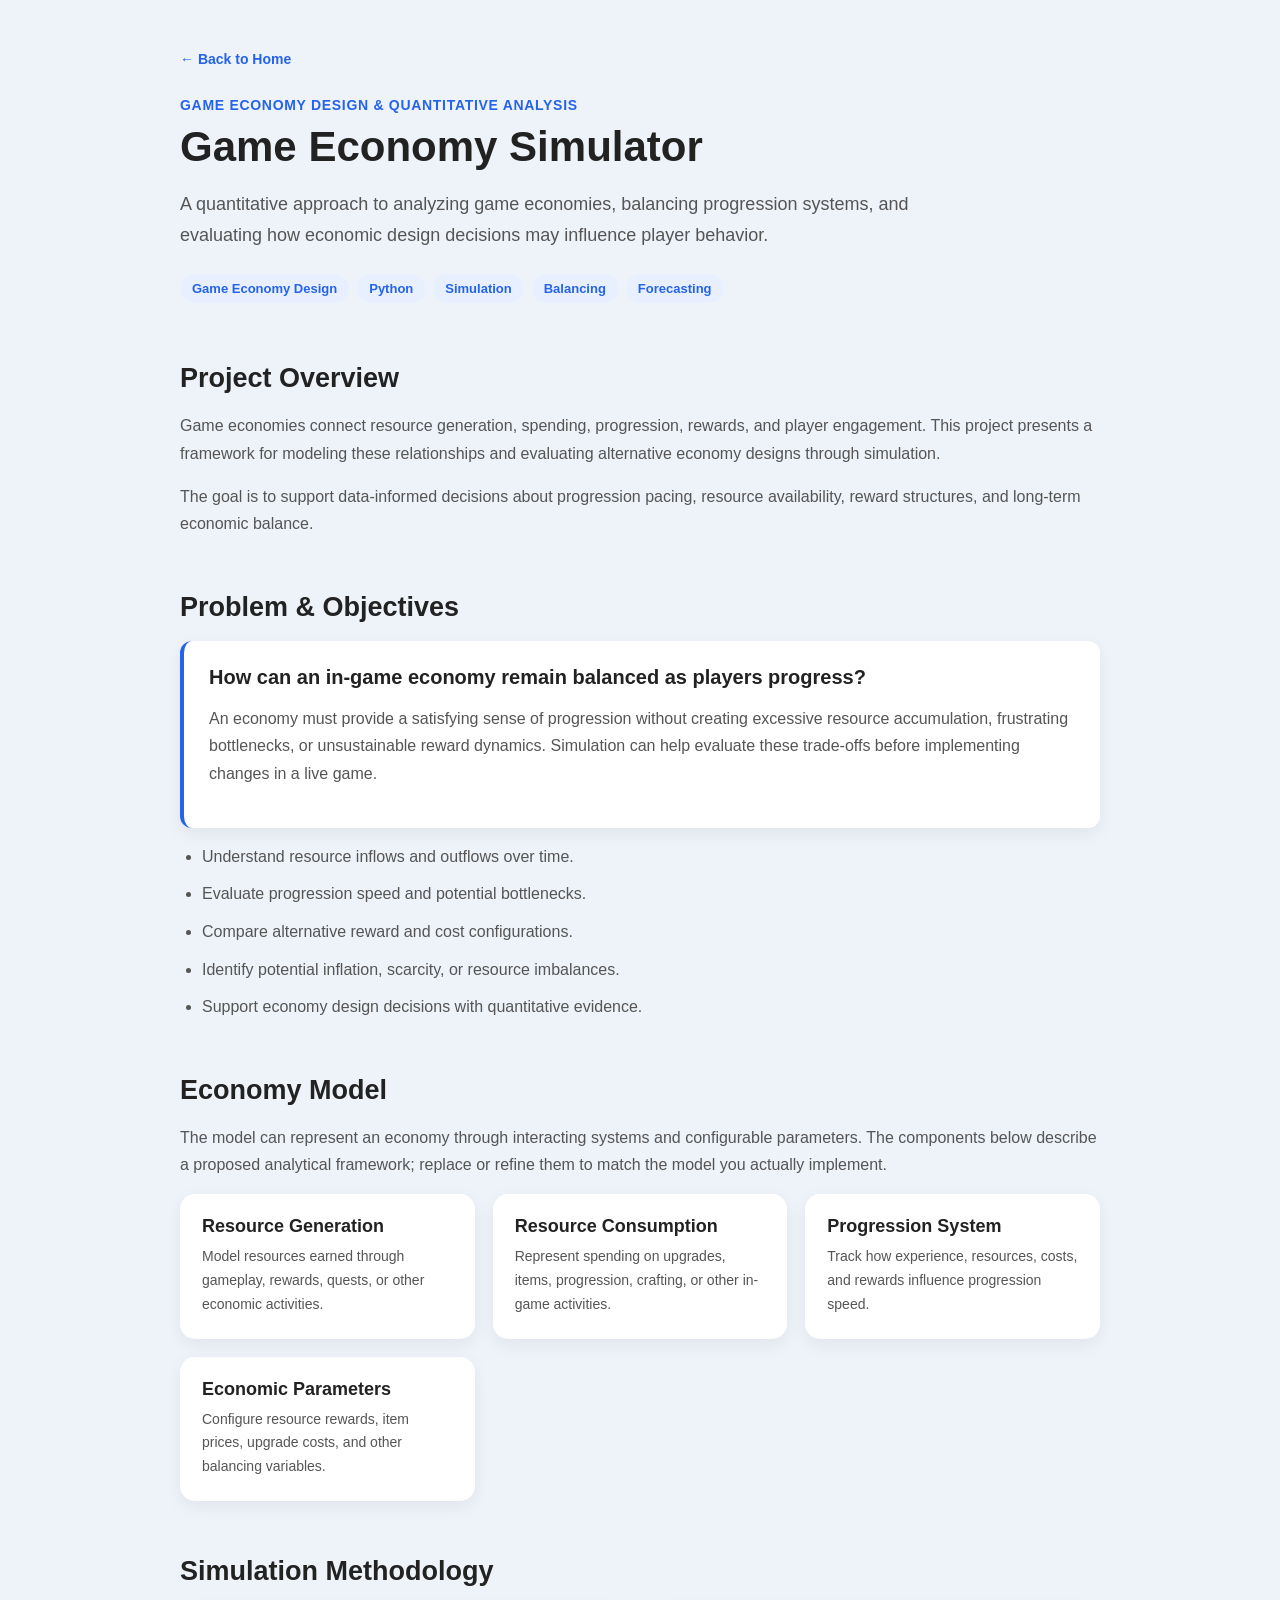
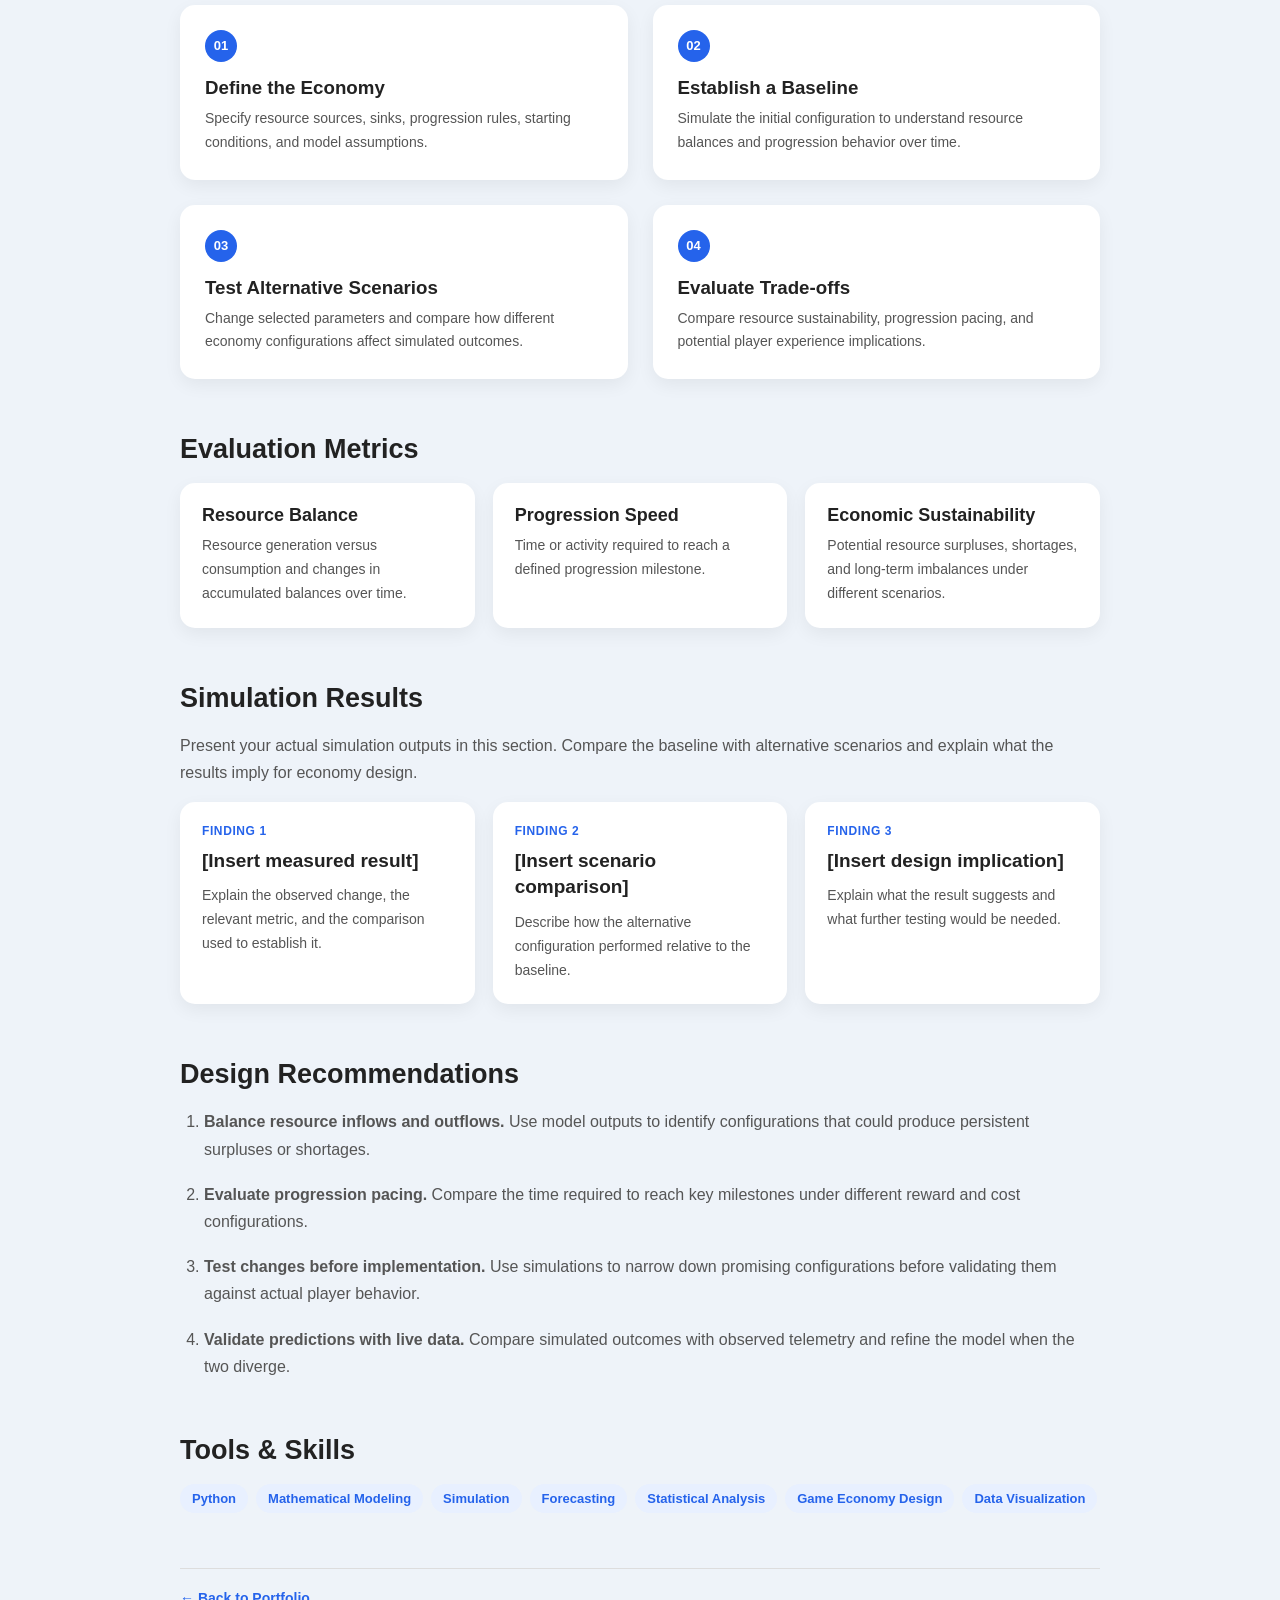
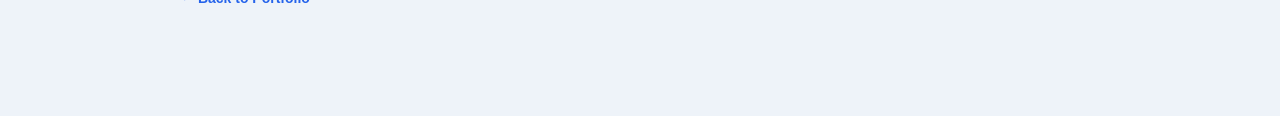
<file: projects/economy.html>
<!DOCTYPE html>
<html lang="en">

<head>
    <meta charset="UTF-8">
    <meta name="viewport" content="width=device-width, initial-scale=1.0">

    <title>Game Economy Simulator | Shaomeng Sun</title>

    <meta
        name="description"
        content="A quantitative game economy case study covering progression systems, simulation, balancing, and player behavior."
    >

    <link rel="stylesheet" href="../css/style.css">
</head>

<body>

    <main class="project-page">

        <!-- =========================
             Project Header
        ========================== -->

        <header class="project-header">

            <a href="../index.html" class="back-link">
                ← Back to Home
            </a>

            <p class="project-category">
                Game Economy Design & Quantitative Analysis
            </p>

            <h1>Game Economy Simulator</h1>

            <p class="project-summary">
                A quantitative approach to analyzing game economies,
                balancing progression systems, and evaluating how
                economic design decisions may influence player behavior.
            </p>

            <div class="project-tags">
                <span>Game Economy Design</span>
                <span>Python</span>
                <span>Simulation</span>
                <span>Balancing</span>
                <span>Forecasting</span>
            </div>

        </header>


        <!-- =========================
             Overview
        ========================== -->

        <section class="project-section">

            <h2>Project Overview</h2>

            <p>
                Game economies connect resource generation, spending,
                progression, rewards, and player engagement. This project
                presents a framework for modeling these relationships and
                evaluating alternative economy designs through simulation.
            </p>

            <p>
                The goal is to support data-informed decisions about
                progression pacing, resource availability, reward structures,
                and long-term economic balance.
            </p>

        </section>


        <!-- =========================
             Problem
        ========================== -->

        <section class="project-section">

            <h2>Problem & Objectives</h2>

            <div class="highlight-box">

                <h3>How can an in-game economy remain balanced as players progress?</h3>

                <p>
                    An economy must provide a satisfying sense of progression
                    without creating excessive resource accumulation,
                    frustrating bottlenecks, or unsustainable reward dynamics.
                    Simulation can help evaluate these trade-offs before
                    implementing changes in a live game.
                </p>

            </div>

            <ul class="analysis-list">
                <li>Understand resource inflows and outflows over time.</li>
                <li>Evaluate progression speed and potential bottlenecks.</li>
                <li>Compare alternative reward and cost configurations.</li>
                <li>Identify potential inflation, scarcity, or resource imbalances.</li>
                <li>Support economy design decisions with quantitative evidence.</li>
            </ul>

        </section>


        <!-- =========================
             Economy Model
        ========================== -->

        <section class="project-section">

            <h2>Economy Model</h2>

            <p>
                The model can represent an economy through interacting
                systems and configurable parameters. The components below
                describe a proposed analytical framework; replace or refine
                them to match the model you actually implement.
            </p>

            <div class="experiment-grid">

                <article class="experiment-card">
                    <h3>Resource Generation</h3>
                    <p>
                        Model resources earned through gameplay, rewards,
                        quests, or other economic activities.
                    </p>
                </article>

                <article class="experiment-card">
                    <h3>Resource Consumption</h3>
                    <p>
                        Represent spending on upgrades, items, progression,
                        crafting, or other in-game activities.
                    </p>
                </article>

                <article class="experiment-card">
                    <h3>Progression System</h3>
                    <p>
                        Track how experience, resources, costs, and rewards
                        influence progression speed.
                    </p>
                </article>

                <article class="experiment-card">
                    <h3>Economic Parameters</h3>
                    <p>
                        Configure resource rewards, item prices, upgrade
                        costs, and other balancing variables.
                    </p>
                </article>

            </div>

        </section>


        <!-- =========================
             Simulation Methodology
        ========================== -->

        <section class="project-section">

            <h2>Simulation Methodology</h2>

            <div class="methodology">

                <div>
                    <span class="step-number">01</span>
                    <h3>Define the Economy</h3>
                    <p>
                        Specify resource sources, sinks, progression rules,
                        starting conditions, and model assumptions.
                    </p>
                </div>

                <div>
                    <span class="step-number">02</span>
                    <h3>Establish a Baseline</h3>
                    <p>
                        Simulate the initial configuration to understand
                        resource balances and progression behavior over time.
                    </p>
                </div>

                <div>
                    <span class="step-number">03</span>
                    <h3>Test Alternative Scenarios</h3>
                    <p>
                        Change selected parameters and compare how different
                        economy configurations affect simulated outcomes.
                    </p>
                </div>

                <div>
                    <span class="step-number">04</span>
                    <h3>Evaluate Trade-offs</h3>
                    <p>
                        Compare resource sustainability, progression pacing,
                        and potential player experience implications.
                    </p>
                </div>

            </div>

        </section>


        <!-- =========================
             Metrics
        ========================== -->

        <section class="project-section">

            <h2>Evaluation Metrics</h2>

            <div class="metrics-grid">

                <article class="metric-card">
                    <h3>Resource Balance</h3>
                    <p>
                        Resource generation versus consumption and changes
                        in accumulated balances over time.
                    </p>
                </article>

                <article class="metric-card">
                    <h3>Progression Speed</h3>
                    <p>
                        Time or activity required to reach a defined
                        progression milestone.
                    </p>
                </article>

                <article class="metric-card">
                    <h3>Economic Sustainability</h3>
                    <p>
                        Potential resource surpluses, shortages, and
                        long-term imbalances under different scenarios.
                    </p>
                </article>

            </div>

        </section>


        <!-- =========================
             Results
        ========================== -->

        <section class="project-section">

            <h2>Simulation Results</h2>

            <p>
                Present your actual simulation outputs in this section.
                Compare the baseline with alternative scenarios and explain
                what the results imply for economy design.
            </p>

            <!-- Add actual charts or screenshots here.
                 Example: <img src="../images/economy-results.png"
                 alt="Comparison of simulated economy scenarios"> -->

            <div class="results-grid">

                <article class="result-card">
                    <span class="result-label">Finding 1</span>
                    <h3>[Insert measured result]</h3>
                    <p>
                        Explain the observed change, the relevant metric,
                        and the comparison used to establish it.
                    </p>
                </article>

                <article class="result-card">
                    <span class="result-label">Finding 2</span>
                    <h3>[Insert scenario comparison]</h3>
                    <p>
                        Describe how the alternative configuration performed
                        relative to the baseline.
                    </p>
                </article>

                <article class="result-card">
                    <span class="result-label">Finding 3</span>
                    <h3>[Insert design implication]</h3>
                    <p>
                        Explain what the result suggests and what further
                        testing would be needed.
                    </p>
                </article>

            </div>

        </section>


        <!-- =========================
             Recommendations
        ========================== -->

        <section class="project-section">

            <h2>Design Recommendations</h2>

            <ol class="recommendation-list">

                <li>
                    <strong>Balance resource inflows and outflows.</strong>
                    Use model outputs to identify configurations that could
                    produce persistent surpluses or shortages.
                </li>

                <li>
                    <strong>Evaluate progression pacing.</strong>
                    Compare the time required to reach key milestones under
                    different reward and cost configurations.
                </li>

                <li>
                    <strong>Test changes before implementation.</strong>
                    Use simulations to narrow down promising configurations
                    before validating them against actual player behavior.
                </li>

                <li>
                    <strong>Validate predictions with live data.</strong>
                    Compare simulated outcomes with observed telemetry and
                    refine the model when the two diverge.
                </li>

            </ol>

        </section>


        <!-- =========================
             Tools & Skills
        ========================== -->

        <section class="project-section">

            <h2>Tools & Skills</h2>

            <div class="project-tags">
                <span>Python</span>
                <span>Mathematical Modeling</span>
                <span>Simulation</span>
                <span>Forecasting</span>
                <span>Statistical Analysis</span>
                <span>Game Economy Design</span>
                <span>Data Visualization</span>
            </div>

        </section>


        <!-- =========================
             Footer
        ========================== -->

        <footer class="project-footer">

            <a href="../index.html" class="back-link">
                ← Back to Portfolio
            </a>

        </footer>

    </main>

</body>
</html>
</file>
<file: css/style.css>
/* =========================
   Global
========================= */

* {
    box-sizing: border-box;
}

html {
    scroll-behavior: smooth;
}

body {
    margin: 0;
    font-family: "Inter", sans-serif;
    background: #eef3f9;
    color: #222;
}


/* =========================
   Main Layout
========================= */

.container {
    display: grid;
    grid-template-columns: 400px minmax(0, 1fr);
    min-height: 100vh;
    transition: grid-template-columns 0.35s ease;
}

.container.collapsed {
    grid-template-columns: 240px minmax(0, 1fr);
}


/* =========================
   Sidebar
========================= */

.sidebar {
    position: relative;
    background: #ffffff;
    padding: 28px;
    border-right: 1px solid #ddd;
    overflow: hidden;

    transition:
        padding 0.35s ease,
        width 0.35s ease;
}


/* Collapsed sidebar */

.sidebar.collapsed {
    padding: 58px 15px 20px;
}


/* =========================
   Collapse Button
========================= */

.toggle {
    position: absolute;
    top: 16px;
    right: 16px;

    width: 34px;
    height: 34px;

    display: flex;
    align-items: center;
    justify-content: center;

    padding: 0;

    border: none;
    border-radius: 50%;

    background: #f3f4f6;
    color: #222;

    cursor: pointer;

    font-size: 14px;

    transition:
        background 0.25s ease,
        color 0.25s ease,
        transform 0.25s ease;
}

.toggle:hover {
    background: #2563eb;
    color: #ffffff;
}


/* =========================
   Profile Section
========================= */

.profile {
    display: grid;

    grid-template-columns: 120px minmax(0, 1fr);

    gap: 18px;

    width: 100%;
    height: 150px;

    align-items: stretch;
}


/* =========================
   Profile Photo
========================= */

.avatar {
    width: 120px;
    height: 150px;

    object-fit: cover;

    border-radius: 18px;

    display: block;
}


/* =========================
   Name + Titles
========================= */

.profile-info {
    min-width: 0;

    display: flex;
    flex-direction: column;
    justify-content: center;
}

.profile-info h1 {
    margin: 0 0 10px;

    font-size: 28px;
    line-height: 1.2;

    white-space: nowrap;
}


/* =========================
   Job Titles
========================= */

.roles {
    list-style: none;

    margin: 0;
    padding: 0;

    color: #2563eb;

    font-size: 15px;
    font-weight: 600;

    line-height: 1.5;
}

.roles li {
    margin: 0;
}


/* =========================
   Contact
========================= */

.contact {
    margin-top: 15px;
    padding: 0;
    font-style: normal;
}

.contact p {
    margin: 6px 0;

    color: #555;

    font-size: 14px;
    line-height: 1.4;
}

.contact a {
    color: inherit;
    text-decoration: none;
}

.contact a:hover {
    color: #2563eb;
}


/* =========================
   About Me
========================= */

.about {
    margin-top: 30px;

    color: #444;

    line-height: 1.7;
}

.about h2 {
    margin: 0 0 10px;

    font-size: 20px;
}

.about p {
    margin: 0;
}


/* =========================
   Collapsed Sidebar
========================= */

.sidebar.collapsed .profile {
    display: block;

    width: 100%;
    height: auto;

    text-align: left;
}


/* Hide profile photo */

.sidebar.collapsed .avatar {
    display: none;
}


/* Reset profile info */

.sidebar.collapsed .profile-info {
    display: block;

    width: 100%;
}


/* Smaller name */

.sidebar.collapsed .profile-info h1 {
    margin: 0 0 12px;

    font-size: 18px;
    line-height: 1.2;

    white-space: nowrap;
}


/* Smaller job titles */

.sidebar.collapsed .roles {
    font-size: 12px;

    line-height: 1.5;

    white-space: nowrap;
}


/* Make each title one line */

.sidebar.collapsed .roles li {
    white-space: nowrap;
}


/* Contact spacing */

.sidebar.collapsed .contact {
    margin-top: 18px;
}


/* Contact stays on one line */

.sidebar.collapsed .contact p {
    margin: 8px 0;

    font-size: 11px;

    line-height: 1.3;

    white-space: nowrap;
}


/* Hide About Me */

.sidebar.collapsed .about {
    display: none;
}


/* =========================
   Project Pages
========================= */

.project-page {
    max-width: 1000px;
    margin: 0 auto;
    padding: 50px 40px 80px;
}


/* Header */

.project-header {
    margin-bottom: 60px;
}

.back-link {
    display: inline-block;

    margin-bottom: 30px;

    color: #2563eb;

    font-size: 14px;
    font-weight: 600;

    text-decoration: none;
}

.back-link:hover {
    text-decoration: underline;
}

.project-category {
    margin: 0 0 10px;

    color: #2563eb;

    font-size: 14px;
    font-weight: 600;
    text-transform: uppercase;
    letter-spacing: 0.05em;
}

.project-header h1 {
    margin: 0 0 18px;

    font-size: 42px;
    line-height: 1.15;
}

.project-summary {
    max-width: 750px;

    margin: 0 0 24px;

    color: #555;

    font-size: 18px;
    line-height: 1.7;
}


/* Tags */

.project-tags {
    display: flex;

    flex-wrap: wrap;

    gap: 8px;
}

.project-tags span {
    padding: 7px 12px;

    border-radius: 20px;

    background: #e8f0ff;

    color: #2563eb;

    font-size: 13px;
    font-weight: 600;
}


/* Sections */

.project-section {
    margin-bottom: 55px;
}

.project-section h2 {
    margin: 0 0 18px;

    font-size: 27px;
}

.project-section p {
    color: #555;

    line-height: 1.7;
}


/* Highlight */

.highlight-box {
    padding: 25px;

    border-left: 4px solid #2563eb;

    border-radius: 12px;

    background: #ffffff;

    box-shadow: 0 6px 18px rgba(0, 0, 0, 0.06);
}

.highlight-box h3 {
    margin: 0 0 10px;

    font-size: 20px;
}


/* Experiment Cards */

.experiment-grid,
.metrics-grid,
.results-grid {
    display: grid;

    grid-template-columns:
        repeat(auto-fit, minmax(220px, 1fr));

    gap: 18px;
}

.experiment-card,
.metric-card,
.result-card {
    padding: 22px;

    background: #ffffff;

    border-radius: 15px;

    box-shadow:
        0 6px 18px rgba(0, 0, 0, 0.06);
}

.experiment-card h3,
.metric-card h3 {
    margin: 0 0 8px;

    font-size: 18px;
}

.experiment-card p,
.metric-card p {
    margin: 0;

    font-size: 14px;
}


/* Lists */

.analysis-list {
    padding-left: 22px;
}

.analysis-list li {
    margin-bottom: 12px;

    color: #555;

    line-height: 1.6;
}


/* Methodology */

.methodology {
    display: grid;

    grid-template-columns:
        repeat(2, minmax(0, 1fr));

    gap: 25px;
}

.methodology > div {
    position: relative;

    padding: 25px;

    background: #ffffff;

    border-radius: 15px;

    box-shadow:
        0 6px 18px rgba(0, 0, 0, 0.06);
}

.step-number {
    display: inline-flex;

    align-items: center;
    justify-content: center;

    width: 32px;
    height: 32px;

    margin-bottom: 15px;

    border-radius: 50%;

    background: #2563eb;

    color: #ffffff;

    font-size: 13px;
    font-weight: 700;
}

.methodology h3 {
    margin: 0 0 8px;
}

.methodology p {
    margin: 0;

    font-size: 14px;
}


/* Results */

.result-label {
    display: block;

    margin-bottom: 10px;

    color: #2563eb;

    font-size: 12px;
    font-weight: 700;
    text-transform: uppercase;
    letter-spacing: 0.05em;
}

.result-card h3 {
    margin: 0 0 10px;

    font-size: 19px;
    line-height: 1.4;
}

.result-card p {
    margin: 0;

    font-size: 14px;
}


/* Recommendations */

.recommendation-list {
    padding-left: 24px;
}

.recommendation-list li {
    margin-bottom: 18px;

    color: #555;

    line-height: 1.7;
}


/* Footer */

.project-footer {
    padding-top: 20px;

    border-top: 1px solid #ddd;
}


/* Mobile */

@media (max-width: 700px) {

    .project-page {
        padding: 30px 20px 60px;
    }

    .project-header h1 {
        font-size: 32px;
    }

    .methodology {
        grid-template-columns: 1fr;
    }

}



/* =========================
   Professional Experience
========================= */

.experience-list {
    display: flex;
    flex-direction: column;
    gap: 24px;
}


/* Experience Card */

.experience-item {
    background: #ffffff;

    padding: 28px 32px;

    border-radius: 18px;

    box-shadow:
        0 8px 18px rgba(0, 0, 0, 0.06);

    min-width: 0;
}


/* =========================
   Experience Header
========================= */

.experience-header {
    margin-bottom: 18px;
}


/* Job Title */

.experience-role {
    margin: 0 0 6px;
    color: #2563eb;
    font-size: 24px;
    font-weight: 700;
    line-height: 1.3;
}


/* Company Name */

.experience-company {
    margin: 0 0 8px;
    color: #222;
    font-size: 17px;
    font-weight: 600;
    line-height: 1.5;
}

/* Location and Dates */

.experience-meta {
    margin: 0;

    color: #64748b;

    font-size: 14px;
    font-weight: 400;

    line-height: 1.5;
}


/* =========================
   Role Overview
========================= */

.experience-summary {
    margin: 0 0 20px;

    color: #475569;

    font-size: 15px;

    line-height: 1.75;
}


/* =========================
   Experience Skills
========================= */

.experience-skills {
    display: flex;

    flex-wrap: wrap;

    gap: 8px;

    margin: 0 0 24px;
}


/* Individual Skill Tag */

.experience-skills span {
    display: inline-flex;

    align-items: center;

    padding: 6px 12px;

    background: #e8f0ff;

    color: #2563eb;

    border-radius: 20px;

    font-size: 12px;
    font-weight: 600;

    line-height: 1.4;

    max-width: 100%;
}


/* =========================
   Key Contributions
========================= */

.experience-contributions {
    padding-top: 20px;

    border-top: 1px solid #e2e8f0;
}


/* Key Contributions Heading */

.experience-contributions h5 {
    margin: 0 0 14px;

    color: #334155;

    font-size: 16px;
    font-weight: 700;

    line-height: 1.5;
}


/* Contributions List */

.experience-contributions ul {
    margin: 0;

    padding-left: 20px;
}


/* Individual Contribution */

.experience-contributions li {
    margin-bottom: 12px;

    padding-left: 2px;

    color: #475569;

    font-size: 14px;

    line-height: 1.75;
}


/* Bold Contribution Labels */

.experience-contributions li strong {
    color: #334155;

    font-weight: 600;
}


/* Remove Unnecessary Bottom Spacing */

.experience-contributions li:last-child {
    margin-bottom: 0;
}


/* Bullet Color */

.experience-contributions li::marker {
    color: #64748b;
}


/* =========================
   Responsive Experience Cards
========================= */

@media (max-width: 900px) {

    .experience-item {
        padding: 24px;
    }

    .experience-company {
        font-size: 22px;
    }

}


@media (max-width: 600px) {

    .experience-list {
        gap: 18px;
    }

    .experience-item {
        padding: 20px;

        border-radius: 14px;
    }

   .experience-role {
       font-size: 20px;
   }
   
   .experience-company {
       font-size: 15px;
   }

    .experience-meta {
        font-size: 12px;
    }

    .experience-summary {
        font-size: 14px;
    }

    .experience-skills {
        gap: 6px;

        margin-bottom: 20px;
    }

    .experience-skills span {
        padding: 5px 10px;

        font-size: 11px;
    }

    .experience-contributions li {
        font-size: 13px;
    }

}


/* =========================
   Education
========================= */

.education-list {
    display: flex;
    flex-direction: column;

    gap: 35px;
}

.education-item {
    background: #ffffff;

    padding: 28px;

    border-radius: 16px;

    box-shadow:
        0 8px 18px rgba(0, 0, 0, 0.08);
}

.education-item h3 {
    margin: 0 0 6px;
    color: #2563eb;
    font-size: 24px;
    font-weight: 700;
    line-height: 1.3;
}

.education-item h4 {
    margin: 0 0 8px;
    color: #222;
    font-size: 17px;
    font-weight: 600;
    line-height: 1.5;
}

.education-item .date {
    margin: 0 0 16px;

    color: #64748b;

    font-size: 14px;
    font-weight: 400;

    line-height: 1.5;
}

.education-item ul {
    margin: 0;

    padding-left: 20px;
}

.education-item li {
    margin-bottom: 10px;

    color: #444;

    line-height: 1.6;
}


/* =========================
   Main Content
========================= */

.content {
    min-width: 0;

    padding: 36px;

    transition:
        padding 0.35s ease;
}


/* =========================
   Navigation Tabs
========================= */

.tabs {
    display: flex;

    gap: 16px;

    margin-bottom: 24px;

    flex-wrap: wrap;
}

.tab {
    padding: 12px 22px;

    border: none;
    border-radius: 12px;

    background: #ffffff;

    color: #222;

    cursor: pointer;

    font-family: inherit;
    font-size: 15px;
    font-weight: 500;

    transition:
        transform 0.25s ease,
        background 0.25s ease,
        color 0.25s ease,
        box-shadow 0.25s ease;
}

.tab:hover {
    transform: translateY(-3px);

    box-shadow:
        0 6px 14px rgba(0, 0, 0, 0.08);
}

.tab.active {
    background: #2563eb;
    color: #ffffff;
}


/* =========================
   Content Panels
========================= */

.panel {
    display: none;
}

.panel.active {
    display: block;

    animation: fade 0.35s ease;
}

@keyframes fade {
    from {
        opacity: 0;
        transform: translateY(10px);
    }

    to {
        opacity: 1;
        transform: translateY(0);
    }
}


/* =========================
   Cards
========================= */

.cards {
    display: grid;

    grid-template-columns:
        repeat(auto-fit, minmax(240px, 1fr));

    gap: 20px;
}

.card {
    display: block;

    color: #222;
    text-decoration: none;

    background: #ffffff;

    padding: 22px;

    border-radius: 18px;

    box-shadow:
        0 8px 18px rgba(0, 0, 0, 0.08);

    transition:
        transform 0.25s ease,
        box-shadow 0.25s ease;
}

.card:hover {
    transform: translateY(-6px);

    box-shadow:
        0 15px 30px rgba(0, 0, 0, 0.12);
}

.card h3 {
    margin-top: 0;
}

.card p {
    color: #666;
    line-height: 1.5;
}


/* =========================
   Mobile
========================= */

@media (max-width: 900px) {

    .container,
    .container.collapsed {
        grid-template-columns: 1fr;
    }

    .sidebar,
    .sidebar.collapsed {
        padding: 24px;

        border-right: none;
        border-bottom: 1px solid #ddd;
    }

    .sidebar.collapsed {
        padding-top: 58px;
    }

    .profile,
    .sidebar.collapsed .profile {
        display: grid;

        grid-template-columns: 100px minmax(0, 1fr);

        height: 130px;

        gap: 16px;
    }

    .avatar,
    .sidebar.collapsed .avatar {
        display: block;

        width: 100px;
        height: 130px;
    }

    .profile-info,
    .sidebar.collapsed .profile-info {
        display: flex;

        flex-direction: column;
        justify-content: center;
    }

    .sidebar.collapsed .about {
        display: block;
    }

    .sidebar.collapsed .profile-info h1 {
        font-size: 24px;
    }

    .sidebar.collapsed .roles {
        font-size: 14px;
    }

    .sidebar.collapsed .contact p {
        font-size: 13px;
    }

    .content {
        padding: 24px;
    }
}


/* =========================
   Small Mobile Screens
========================= */

@media (max-width: 600px) {

    .sidebar,
    .sidebar.collapsed {
        padding: 20px;
        padding-top: 58px;
    }

    .profile,
    .sidebar.collapsed .profile {
        display: flex;

        flex-direction: column;

        height: auto;
    }

    .avatar,
    .sidebar.collapsed .avatar {
        width: 110px;
        height: 110px;
    }

    .profile-info,
    .sidebar.collapsed .profile-info {
        display: block;
    }

    .profile-info h1,
    .sidebar.collapsed .profile-info h1 {
        font-size: 24px;
    }

    .roles,
    .sidebar.collapsed .roles {
        white-space: normal;
    }

    .sidebar.collapsed .roles li {
        white-space: normal;
    }

    .contact p,
    .sidebar.collapsed .contact p {
        white-space: normal;
        overflow-wrap: anywhere;
    }

    .content {
        padding: 20px;
    }

    .tabs {
        gap: 8px;
    }

    .tab {
        padding: 10px 15px;
        font-size: 14px;
    }
}


/* =========================
   Contact Links and Icons
========================= */

.contact-link {
    display: inline-flex;
    align-items: center;
    gap: 8px;

    color: inherit;
    text-decoration: none;
}

.contact-link:hover {
    color: #0A66C2;
}

.contact-icon {
    width: 17px;
    height: 17px;

    flex-shrink: 0;
    display: inline-block;
}

.linkedin-icon {
    color: #0A66C2;
}

/* GitHub Icon */

.github-icon {
    color: #24292f;
}

.contact-link:hover .github-icon {
    color: #2563eb;
}


/* =========================================
   Unified Project Preview Cards
========================================= */

.card.project-card {
    padding: 0;
    overflow: hidden;
    min-width: 0;
    height: 100%;
}

/* Make the entire card clickable */

.project-card-link {
    display: flex;
    flex-direction: column;
    height: 100%;
    color: inherit;
    text-decoration: none;
}

/* Consistent image frame for every project */

.project-card-media {
    display: block;

    width: 100%;
    height: auto;

    overflow: visible;
    background: transparent;

    border-radius: 8px;
    margin: 8px 0 0;

    flex-shrink: 0;
}

/* Show the entire image without cropping */

.project-card-image {
    display: block;

    width: 100%;
    max-width: 100%;

    height: auto;
    max-height: none;

    object-fit: contain;

    border-radius: 8px;
}

/* Card text content */

.project-card-content {
    display: flex;
    flex: 1;
    flex-direction: column;
    gap: 10px;
    padding: 20px 22px 22px;
    min-width: 0;
}

/* Project category */

.project-card-category {
    margin: 0;
    color: #2563eb;
    font-size: 0.75rem;
    font-weight: 600;
    letter-spacing: 0.08em;
    text-transform: uppercase;
}

/* Project title */

.project-card-content h3 {
    margin: 0;
    color: #222;
    font-size: 19px;
    line-height: 1.4;
}

/* Project description */

.project-card-content p {
    margin: 0;
    color: #555;
    font-size: 14px;
    line-height: 1.6;
}

/* Technology stack */

.project-card-tech {
    margin-top: 0;
    padding-top: 4px;
    color: #777 !important;
    font-size: 12px !important;
    line-height: 1.5 !important;
}

/* Call to action */

.project-card-cta {
    display: inline-block;

    margin-top: auto;
    padding-top: 8px;

    color: #2563eb;

    font-size: 14px;
    font-weight: 600;

    transition: color 0.2s ease;
}

.project-card-link:hover .project-card-cta {
    color: #1d4ed8;
}

/* Keyboard accessibility */

.project-card-link:focus-visible {
    outline: 3px solid #2563eb;
    outline-offset: -3px;
    border-radius: 18px;
}

/* Responsive adjustments */

@media (max-width: 600px) {

    .project-card-content {
        padding: 16px 18px 20px;
    }

    .project-card-content h3 {
        font-size: 18px;
    }

}


/* =========================
   Portfolio Hero Section
========================= */

.portfolio-hero {
    width: 100%;

    padding: 12px 0 8px;

    margin-bottom: 32px;

    text-align: left;
}


/* Professional Positioning */

.hero-eyebrow {
    margin: 0 0 14px;

    color: #2563eb;

    font-size: 12px;
    font-weight: 700;

    line-height: 1.5;
    letter-spacing: 0.12em;

    text-transform: uppercase;
}


/* Main Headline */

.hero-title {
    margin: 0 0 18px;

    color: #0f172a;

    font-size: clamp(28px, 3vw, 44px);
    font-weight: 700;

    line-height: 1.2;
    letter-spacing: -0.035em;
}


/* Supporting Description */

.hero-description {
    width: 100%;
   max-width: none;

    margin: 0;

    color: #475569;

    font-size: 16px;
    font-weight: 400;

    line-height: 1.75;
}


/* =========================
   Responsive Hero Section
========================= */

@media (max-width: 900px) {

    .portfolio-hero {
        padding: 10px 0;
        margin-bottom: 28px;
    }

    .hero-title {
        font-size: 36px;
    }

}


@media (max-width: 600px) {

    .portfolio-hero {
        padding: 8px 0;
        margin-bottom: 24px;
    }

    .hero-eyebrow {
        font-size: 10px;
        margin-bottom: 10px;
    }

    .hero-title {
        font-size: 28px;
        margin-bottom: 14px;
    }

    .hero-description {
        font-size: 14px;
        line-height: 1.7;
    }

}


/* Ecommerce project preview: scoped to one card; other cards are unchanged. */
.ecommerce-card-media {background:#edf4fc;padding:14px;}
.ecommerce-card-preview {width:100%;height:100%;border-radius:9px;padding:15px;background:#fff;border:1px solid #dce7f6;display:flex;flex-direction:column;justify-content:space-between;gap:10px;overflow:hidden;}
.ecommerce-preview-heading {font-size:10px;font-weight:750;color:#2563eb;letter-spacing:.1em;}
.ecommerce-preview-metrics {display:grid;grid-template-columns:repeat(3,minmax(0,1fr));gap:5px;}
.ecommerce-preview-metrics div {min-width:0;}
.ecommerce-preview-metrics strong {display:block;color:#223754;font-size:clamp(13px,1.5vw,21px);line-height:1.2;}
.ecommerce-preview-metrics small {display:block;font-size:9px;color:#677991;white-space:nowrap;}
.ecommerce-preview-bars {display:flex;flex-direction:column;gap:5px;}
.ecommerce-preview-bars i {display:block;width:var(--bar);height:7px;background:#4a95bd;border-radius:2px;}
.ecommerce-preview-bars i:nth-child(even) {background:#8ab8d3;}
.ecommerce-preview-footnote {font-size:9px;color:#677991;line-height:1.3;}

/* ============================================================
   HOMEPAGE REFERENCE DESIGN — scoped to .reference-home
   Preserved in original override order to avoid layout changes.
   ============================================================ */

/* Reference-inspired HOME PAGE ONLY. Other project pages keep their original CSS. */
.reference-home {background:#fff;color:#131b2c;}
.reference-home .container {grid-template-columns:360px minmax(0,1fr);min-height:100vh;}
.reference-home .container.collapsed {grid-template-columns:220px minmax(0,1fr);}
.reference-home .sidebar {background:#fafcff;border-right:1px solid #dce4ef;padding:36px 48px 35px;}
.reference-home .toggle {top:13px;right:12px;width:28px;height:28px;background:#eef3fb;color:#52677d;opacity:.65;}
.reference-home .toggle:hover {opacity:1;background:#e0ebff;color:#1652bb;}
.reference-home .profile {display:flex;flex-direction:column;align-items:flex-start;height:auto;gap:17px;}
.reference-home .avatar {width:190px;height:190px;object-fit:cover;border-radius:50%;margin:0 auto 0;}
.reference-home .profile-info {display:block;width:100%;}
.reference-home .profile-info h1 {font-size:29px;letter-spacing:-.035em;font-weight:750;line-height:1.13;white-space:normal;margin:0 0 18px;color:#111827;}
.reference-home .roles {display:flex;align-items:flex-start;flex-direction:column;gap:7px;list-style:none;color:#152033;}
.reference-home .roles li {display:inline-flex;align-items:center;border-radius:999px;background:#eaf0f8;padding:5px 13px;font-size:14px;font-weight:650;white-space:nowrap;line-height:1.3;}
.reference-home .roles li::before {content:'▥';margin-right:9px;font-size:16px;color:#1553c6;}
.reference-home .roles li:nth-child(2)::before {content:'▤';}
.reference-home .roles li:nth-child(3)::before {content:'◎';}
.reference-home .contact {margin-top:18px;padding-top:11px;border-top:1px solid #d7dfeb;}
.reference-home .contact p {font-size:14px;margin:11px 0;color:#223147;line-height:1.5;overflow-wrap:anywhere;}
.reference-home .contact a {color:#1553b9;}
.reference-home .contact-link {gap:7px;}
.reference-home .contact-icon {height:18px;width:18px;}
.reference-home .about {border-top:1px solid #d7dfeb;margin-top:22px;padding-top:17px;color:#1e293b;}
.reference-home .about h2 {font-size:21px;margin-bottom:12px;color:#131c2d;}
.reference-home .about p {font-size:14px;line-height:1.62;}
.reference-home .content {padding:88px 40px 48px 50px;position:relative;min-width:0;background:linear-gradient(165deg,#fff 0%,#fff 43%,#f8fbff 100%);}
.reference-home .content:before {content:'';position:absolute;left:0;right:0;top:64px;border-top:1px solid #e8edf4;pointer-events:none;}
.reference-home .portfolio-hero {padding:0;margin:4px 0 20px;}
.reference-home .hero-eyebrow,.reference-home .hero-description {display:none;}
.reference-home .hero-title {margin:0;font-size:clamp(29px,2.9vw,48px);letter-spacing:-.047em;font-weight:780;color:#11151d;line-height:1.2;}
.reference-home .hero-accent {color:#1254ca;}
.reference-home .tabs {gap:18px;flex-wrap:wrap;border-bottom:1px solid #dfe7f1;padding:0;margin:18px 0 27px;}
.reference-home .tab {display:flex;gap:12px;align-items:center;background:transparent;color:#334155;border-radius:10px 10px 0 0;padding:13px 19px 15px;font-size:17px;font-weight:520;line-height:1.3;box-shadow:none;border-bottom:3px solid transparent;}
.reference-home .tab:hover {transform:none;color:#164cbb;box-shadow:none;background:#f2f7ff;}
.reference-home .tab.active {color:#0c4cbe;border-color:#1b58d1;background:#eff5ff;font-weight:680;}
.reference-home .tab-icon {font-size:22px;line-height:1;color:inherit;}
.reference-home .cards {grid-template-columns:repeat(2,minmax(0,1fr));gap:26px;align-items:stretch;}
.reference-home .card.project-card {border-radius:15px;border:1px solid #d3ddea;box-shadow:0 2px 5px rgba(32,70,113,.04);transition:border-color .2s,box-shadow .2s,transform .2s;}
.reference-home .card.project-card:hover {transform:translateY(-3px);border-color:#2665eb;box-shadow:0 10px 20px rgba(31,83,160,.1);}
.reference-home .project-card-content {padding:20px 21px 19px;gap:12px;}
.reference-home .project-card-category {align-self:flex-start;display:inline-flex;background:#e5efff;color:#1353bc;border-radius:999px;padding:6px 13px;font-size:13px;letter-spacing:0;text-transform:none;font-weight:650;}
.reference-home .project-card-content h3 {color:#111827;font-size:clamp(17px,1.65vw,24px);line-height:1.28;letter-spacing:-.025em;font-weight:740;}
.reference-home .project-card-content>p:not(.project-card-tech) {font-size:15px;line-height:1.52;color:#1d2939;min-height:68px;}
.reference-home .project-card-content .project-card-tech {background:#f1f5fb;border-radius:9px;padding:9px 12px;font-size:12px!important;color:#243245!important;line-height:1.45!important;}
.reference-home .project-card-media {
    width: 100%;
    height: auto;
    aspect-ratio: auto;
    border: 1px solid #e0e8f2;
    border-radius: 9px;
    background: transparent;
    margin: 0;
}
.reference-home .ecommerce-card-media {padding:0;background:#f1f5fb;}
.reference-home .ecommerce-card-preview {border:0;border-radius:6px;background:#fff;padding:13px 15px;}
.reference-home .ecommerce-preview-heading {background:#2369aa;color:#fff;margin:-13px -15px 8px;padding:9px 15px;font-size:13px;letter-spacing:.02em;}
.reference-home .ecommerce-preview-metrics {gap:6px;}
.reference-home .ecommerce-preview-metrics div {border:1px solid #e1e9f4;border-radius:7px;padding:8px 5px;text-align:center;}
.reference-home .ecommerce-preview-metrics strong {font-size:clamp(15px,1.5vw,22px);color:#172a45;}
.reference-home .ecommerce-preview-metrics small {font-size:10px;white-space:normal;}
.reference-home .ecommerce-preview-bars {gap:7px;}
.reference-home .ecommerce-preview-bars i {height:9px;}
.reference-home .project-card-cta {font-size:17px;padding-top:2px;color:#1254ca;}
.reference-home .sidebar.collapsed {padding:53px 14px 20px;}
.reference-home .sidebar.collapsed .profile {display:block;}
.reference-home .sidebar.collapsed .avatar {display:none;}
.reference-home .sidebar.collapsed .profile-info h1 {font-size:18px;white-space:normal;}
.reference-home .sidebar.collapsed .roles li {font-size:11px;padding:4px 7px;white-space:normal;}
.reference-home .sidebar.collapsed .contact p {font-size:11px;white-space:normal;}
.reference-home .sidebar.collapsed .about {display:none;}
@media(max-width:1280px) { .reference-home .container {grid-template-columns:310px minmax(0,1fr);} .reference-home .container.collapsed {grid-template-columns:200px minmax(0,1fr);} .reference-home .sidebar {padding:34px 28px;} .reference-home .content {padding:85px 30px 40px;} .reference-home .project-card-content {padding:18px;} .reference-home .project-card-content h3 {font-size:19px;} }
@media(max-width:1050px) { .reference-home .cards {gap:18px;} .reference-home .hero-title {font-size:31px;} .reference-home .project-card-content>p:not(.project-card-tech) {min-height:0;} }
@media(max-width:900px) { .reference-home .container,.reference-home .container.collapsed {grid-template-columns:1fr;} .reference-home .sidebar,.reference-home .sidebar.collapsed {padding:22px 24px;border-right:0;border-bottom:1px solid #dce4ef;} .reference-home .profile,.reference-home .sidebar.collapsed .profile {display:flex;flex-direction:row;align-items:center;gap:20px;} .reference-home .avatar,.reference-home .sidebar.collapsed .avatar {display:block;width:110px;height:110px;} .reference-home .profile-info,.reference-home .sidebar.collapsed .profile-info {width:auto;} .reference-home .profile-info h1,.reference-home .sidebar.collapsed .profile-info h1 {font-size:23px;margin-bottom:10px;} .reference-home .roles,.reference-home .sidebar.collapsed .roles {flex-direction:row;flex-wrap:wrap;} .reference-home .sidebar.collapsed .roles li {font-size:12px;} .reference-home .contact {margin-top:15px;} .reference-home .about,.reference-home .sidebar.collapsed .about {display:block;margin-top:15px;} .reference-home .content {padding:38px 24px 40px;} .reference-home .content:before {display:none;} }
@media(max-width:670px) { .reference-home .cards {grid-template-columns:1fr;} .reference-home .profile,.reference-home .sidebar.collapsed .profile {flex-direction:column;align-items:flex-start;} .reference-home .avatar {margin-left:0;} .reference-home .tabs {gap:5px;} .reference-home .tab {padding:11px 10px;font-size:13px;gap:4px;} .reference-home .tab-icon {font-size:16px;} .reference-home .hero-title {font-size:clamp(28px,7.5vw,36px);} .reference-home .project-card-content h3 {font-size:21px;} }
</file>
